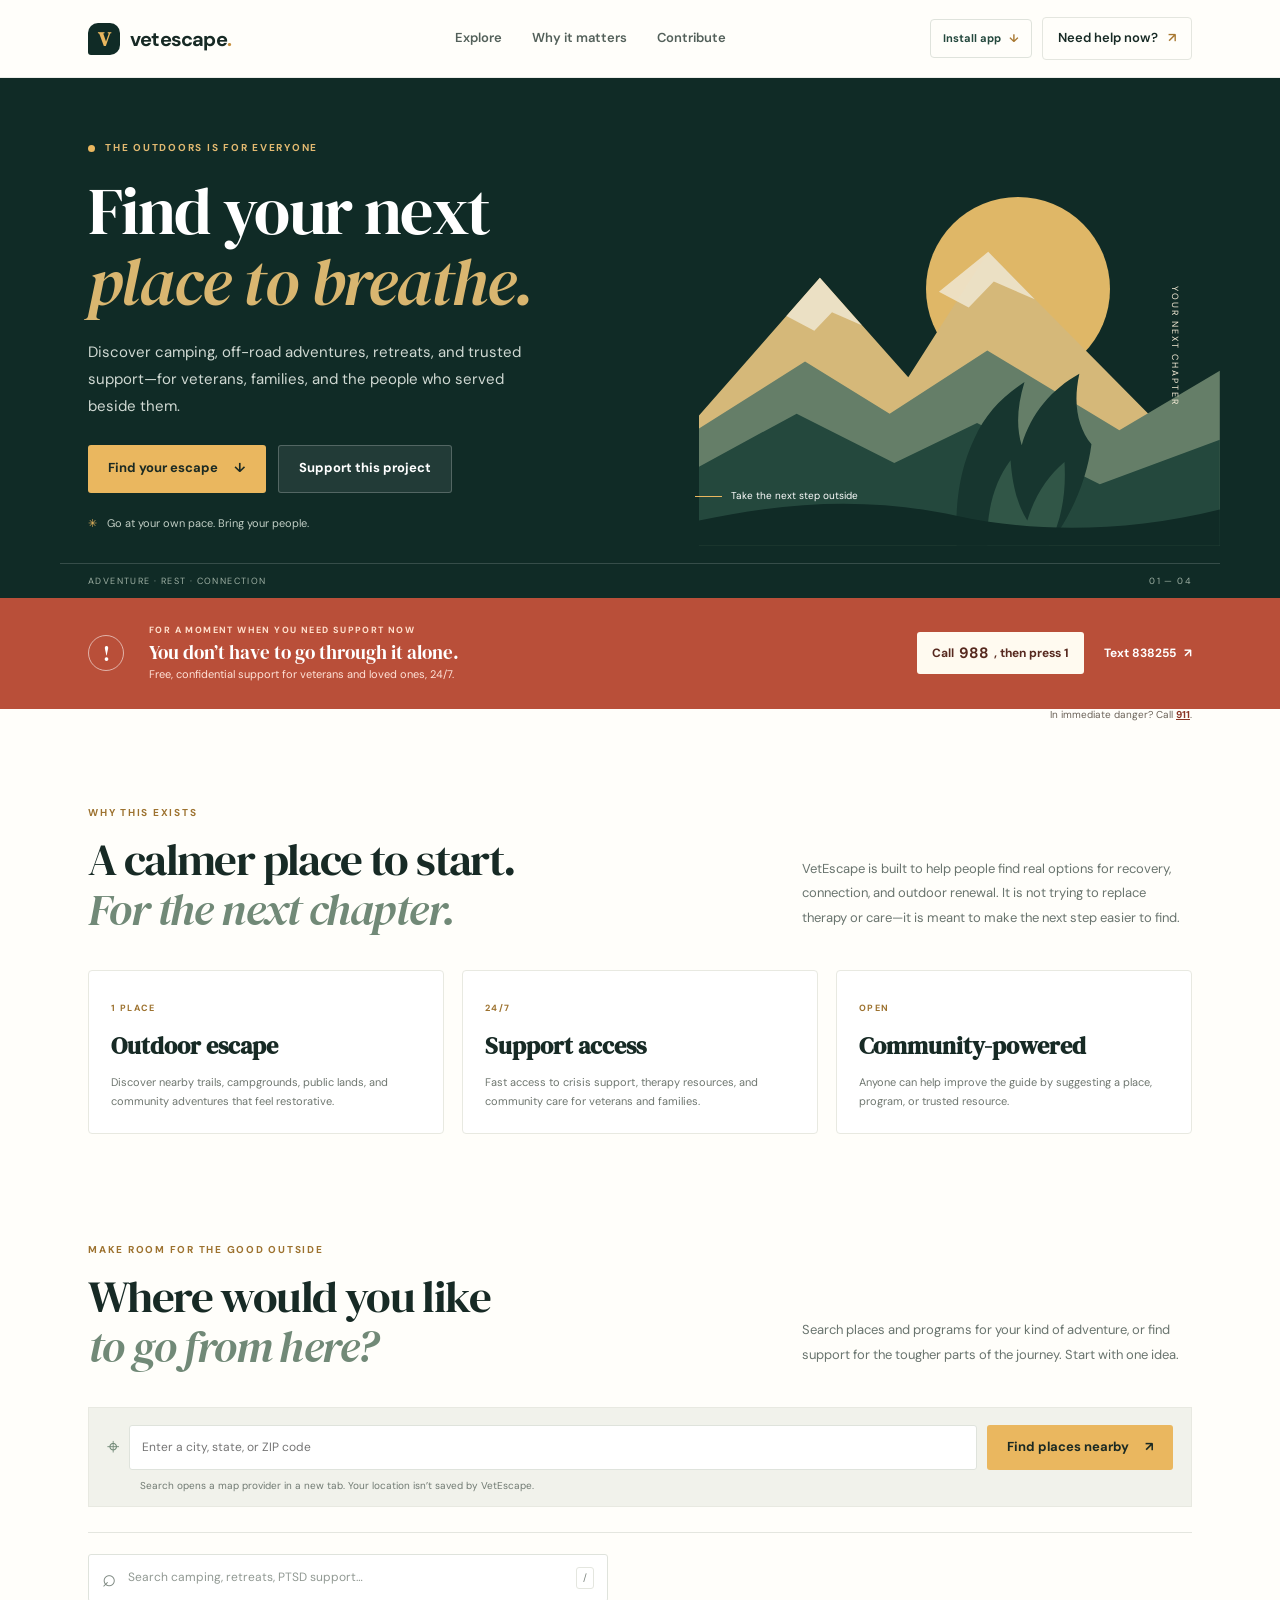
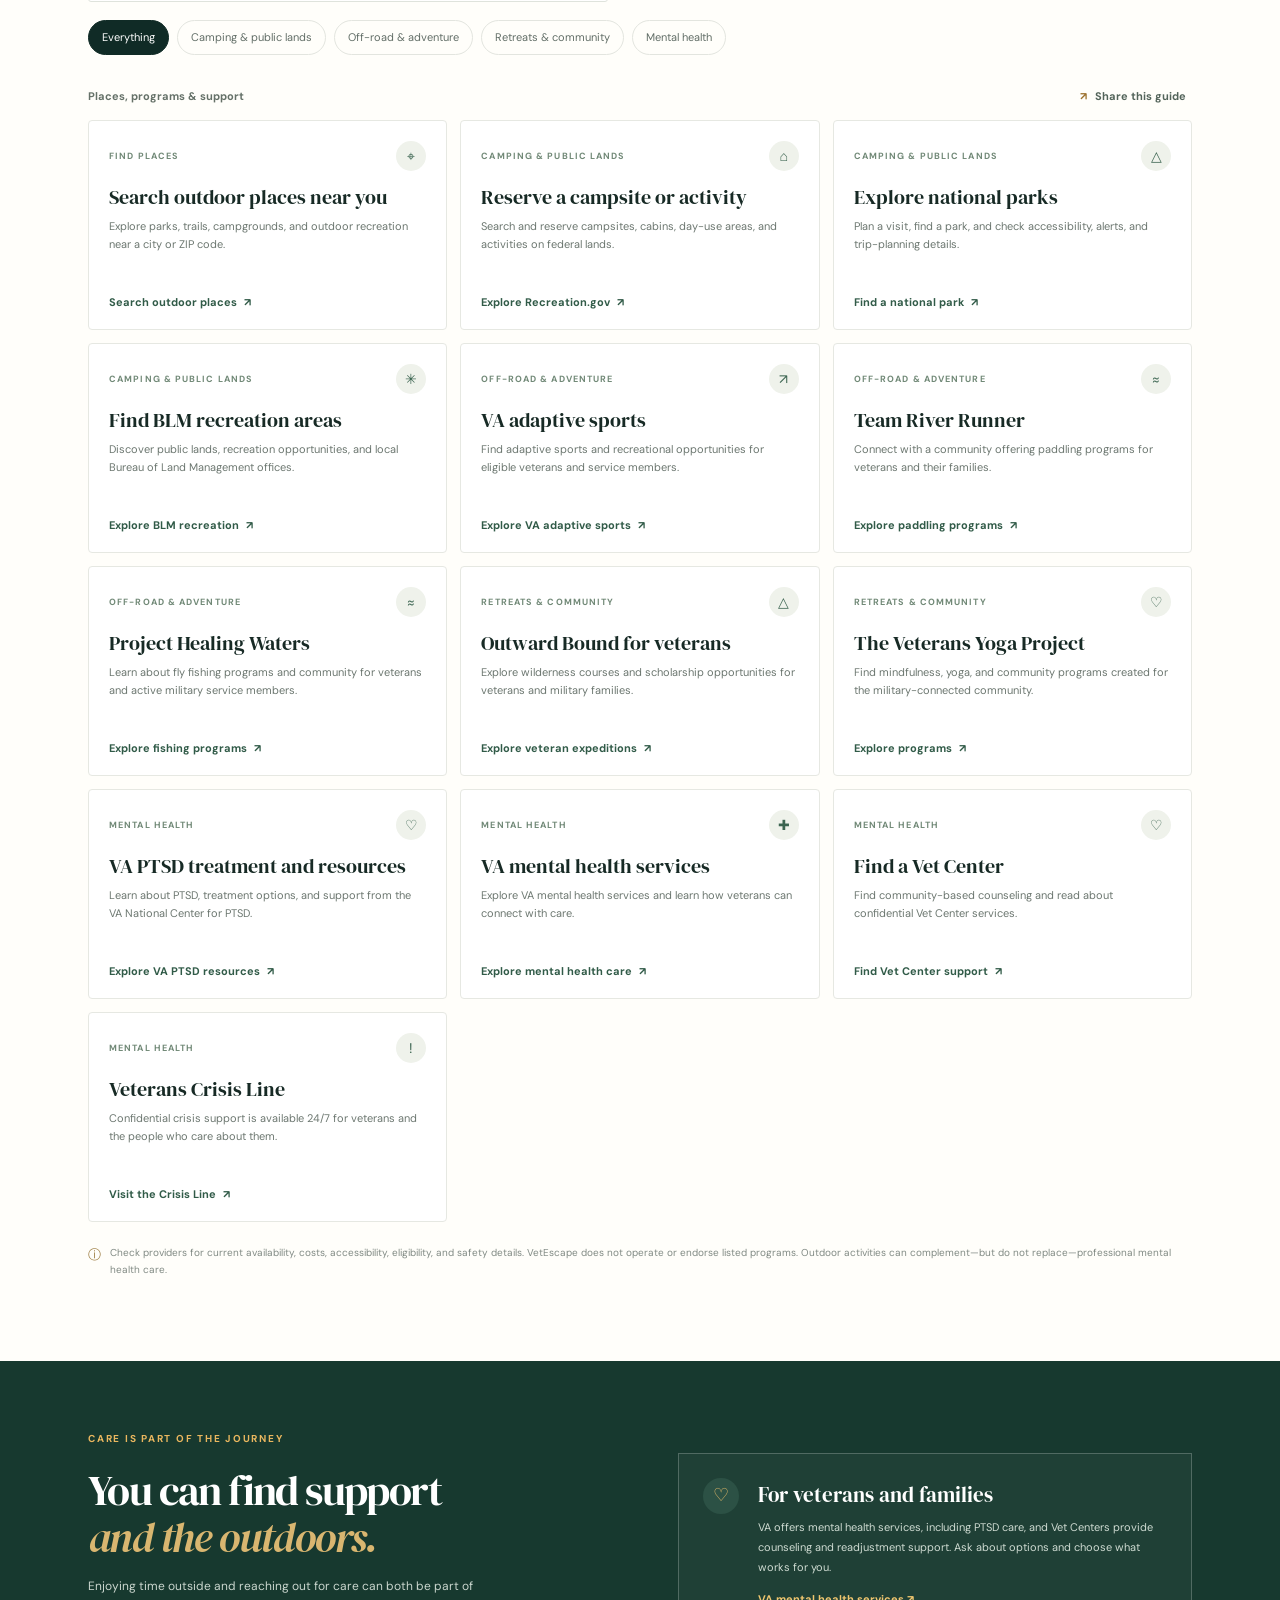
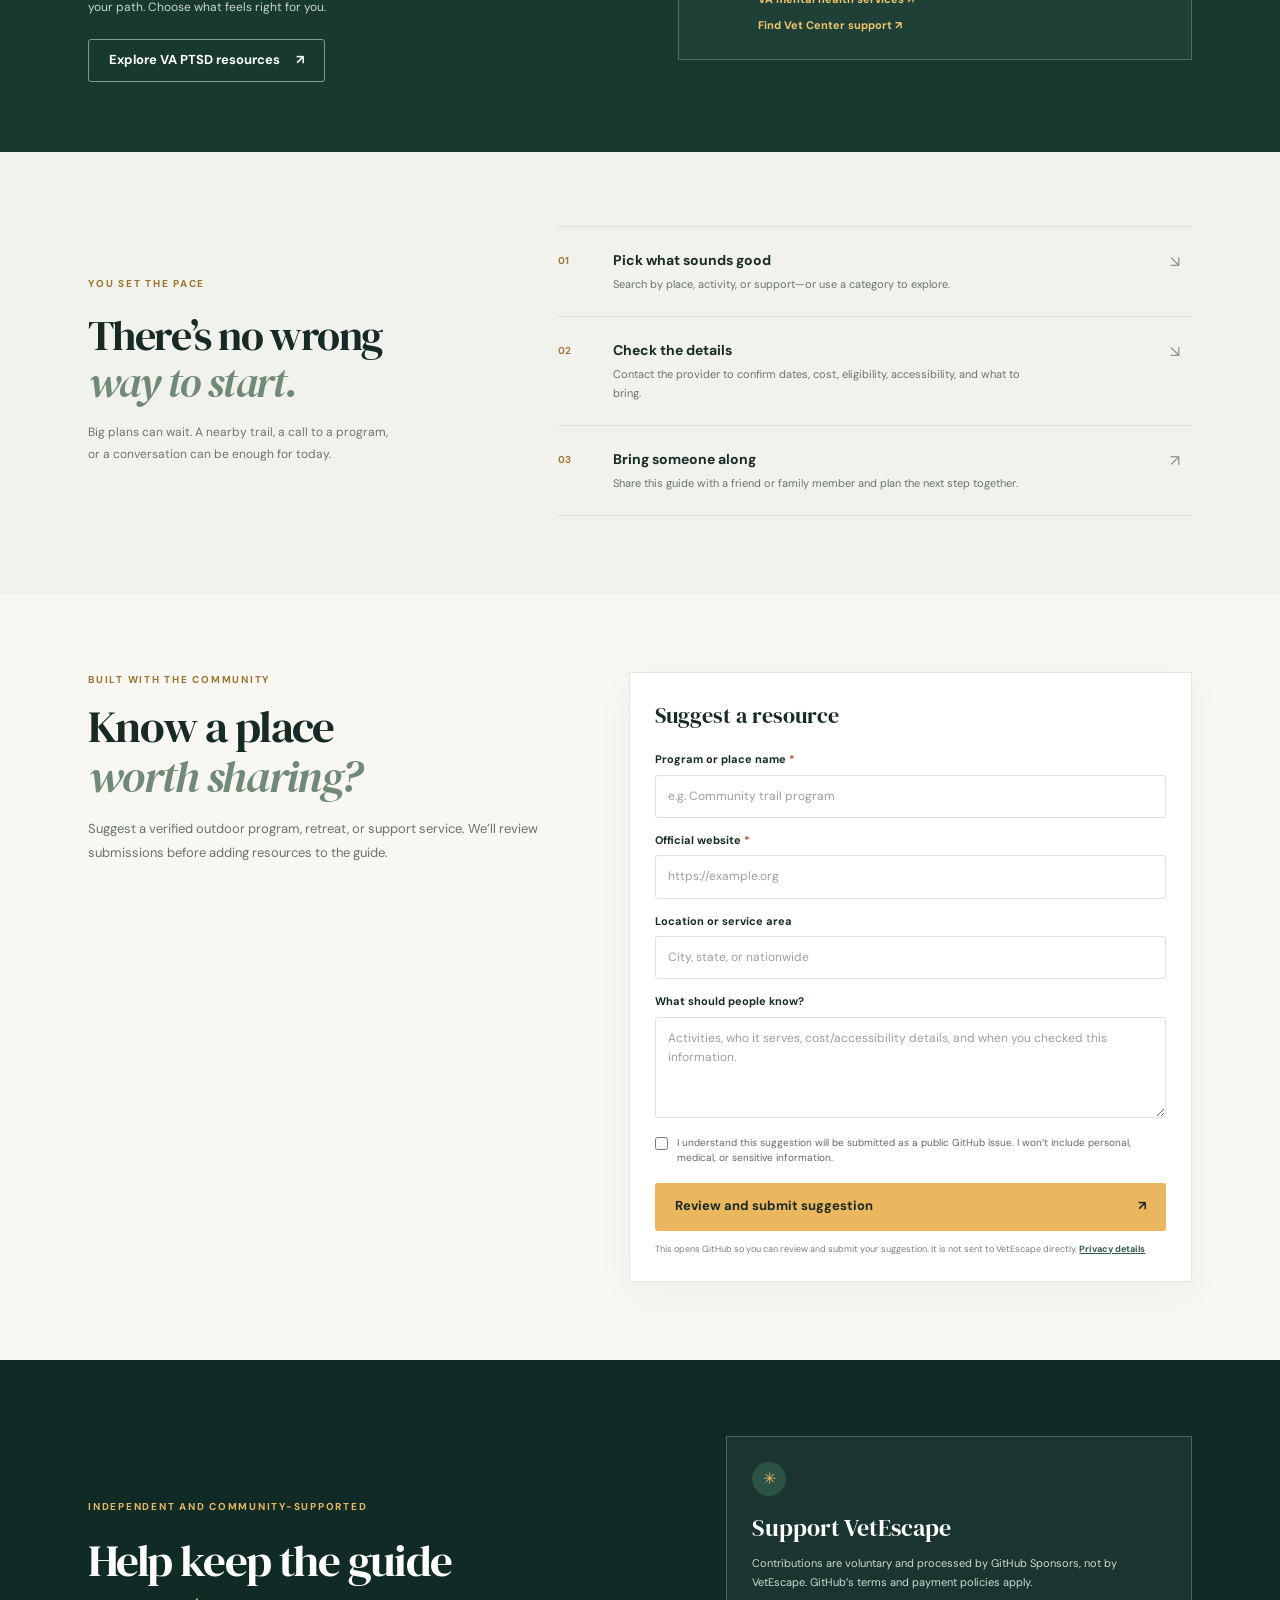
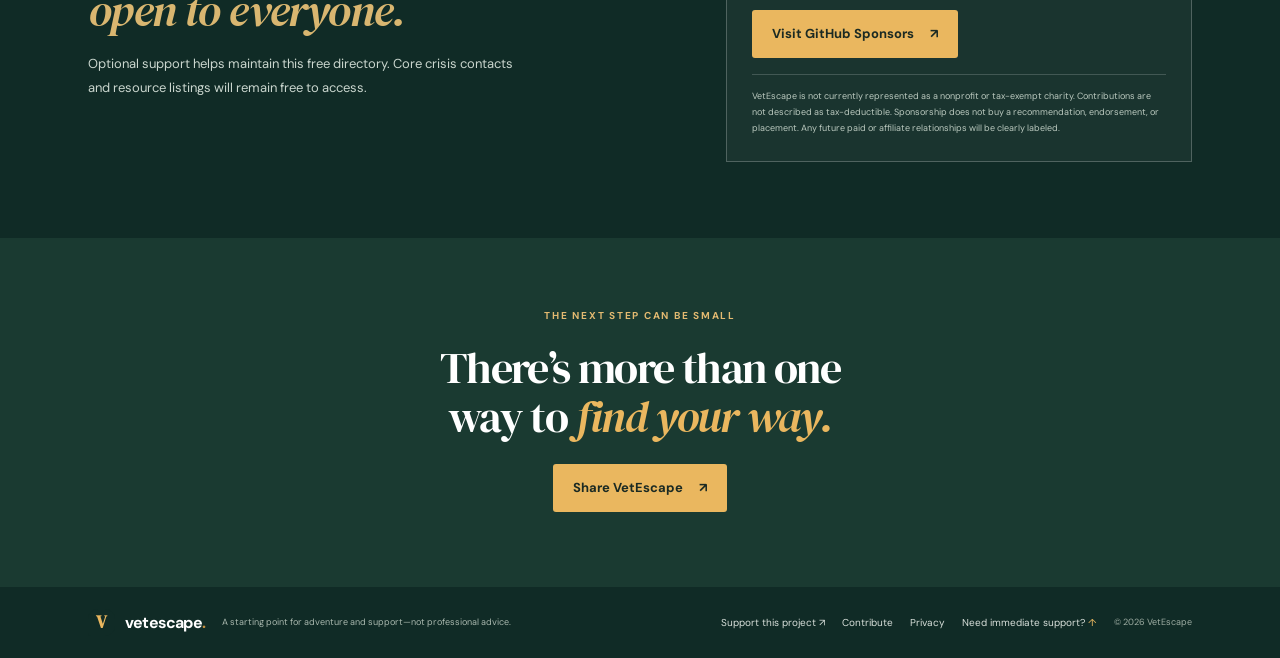
<file: index.html>
<!doctype html>
<html lang="en">
<head>
  <meta charset="utf-8">
  <meta name="viewport" content="width=device-width, initial-scale=1, viewport-fit=cover">
  <meta name="theme-color" content="#102b26">
  <meta name="description" content="Find veteran-friendly camping, outdoor adventures, retreats, and mental health resources in a polished, public, installable app.">
  <meta property="og:type" content="website">
  <meta property="og:title" content="VetEscape — Find your next place to breathe">
  <meta property="og:description" content="Outdoor places, veteran-friendly adventures, and trusted support for veterans and their families.">
  <title>VetEscape — Find your next place to breathe</title>
  <link rel="icon" href="icons/vetescape.svg" type="image/svg+xml">
  <link rel="apple-touch-icon" href="icons/vetescape.svg">
  <link rel="manifest" href="manifest.webmanifest">
  <link rel="stylesheet" href="styles.css">
  <link rel="stylesheet" href="launch.css">
  <script src="app.js" defer></script>
  <script src="launch.js" defer></script>
</head>
<body>
  <a class="skip-link" href="#main">Skip to content</a>
  <header class="site-header"><div class="header-inner">
    <a class="brand" href="#home" aria-label="VetEscape home"><span class="brand-mark" aria-hidden="true">V</span><span>vetescape<span class="brand-period">.</span></span></a>
    <nav class="main-nav" aria-label="Main navigation"><a href="#explore">Explore</a><a href="#why-it-matters">Why it matters</a><a href="contribute.html">Contribute</a></nav>
    <div class="header-actions"><button class="install-button" id="install-app" type="button">Install app <span aria-hidden="true">↓</span></button><a class="header-help" href="#urgent-help">Need help now? <span aria-hidden="true">↗</span></a></div>
  </div></header>
  <main id="main">
    <section class="hero" id="home" aria-labelledby="hero-title"><div class="hero-inner">
      <div class="hero-copy"><p class="eyebrow"><span class="eyebrow-dot" aria-hidden="true"></span> The outdoors is for everyone</p><h1 id="hero-title">Find your next<br><em>place to breathe.</em></h1><p class="hero-description">Discover camping, off-road adventures, retreats, and trusted support—for veterans, families, and the people who served beside them.</p><div class="hero-actions"><a class="button button-primary" href="#explore">Find your escape <span aria-hidden="true">↓</span></a><a class="button button-secondary" href="support.html">Support this project</a></div><p class="hero-note"><span aria-hidden="true">✳</span> Go at your own pace. Bring your people.</p></div>
      <div class="hero-art" aria-hidden="true"><div class="sun"></div><div class="art-label">YOUR NEXT CHAPTER</div><svg class="landscape" viewBox="0 0 560 390" role="presentation" xmlns="http://www.w3.org/2000/svg"><path d="M0 250 130 102l95 107 86-135 174 176v140H0z" fill="#d5b879"/><path d="m94 143 36-41 45 51-32-14-19 20zM258 117l53-43 50 51-44-19-27 28z" fill="#f2ead8" opacity=".8"/><path d="m0 264 114-72 91 56 105-68 142 86 108-64v188H0z" fill="#657e68"/><path d="m0 305 105-57 105 53 89-43 132 66 129-48v114H0z" fill="#24483d"/><path d="M277 390c-2-45 3-81 19-115 12-27 30-45 54-61-8 26-9 49-3 68 10-35 33-61 62-77-7 32-2 57 13 76-5 38-20 74-46 109z" fill="#17362f"/><path d="M310 390c-1-37 7-68 25-92 2 28 8 49 18 65 8-27 22-48 40-63 2 33-3 63-17 90z" fill="#315647"/><path d="M0 363c101-22 190-24 278-5 78 17 177 19 282-7v39H0z" fill="#102b26"/></svg><div class="art-caption"><span class="caption-line"></span><span>Take the next step outside</span></div></div>
    </div><div class="hero-bottom" aria-hidden="true"><span>ADVENTURE · REST · CONNECTION</span><span>01 — 04</span></div></section>

    <section class="urgent-strip" id="urgent-help" aria-labelledby="urgent-title"><div class="urgent-icon" aria-hidden="true">!</div><div class="urgent-copy"><p class="urgent-kicker">For a moment when you need support now</p><h2 id="urgent-title">You don’t have to go through it alone.</h2><p>Free, confidential support for veterans and loved ones, 24/7.</p></div><div class="urgent-actions"><a class="button button-light" href="tel:988">Call <strong>988</strong>, then press 1</a><a class="text-link light-link" href="sms:838255">Text <strong>838255</strong> <span aria-hidden="true">↗</span></a></div><p class="urgent-emergency">In immediate danger? Call <a href="tel:911">911</a>.</p></section>

    <section class="why-section section-wrap" id="why-it-matters" aria-labelledby="why-title"><div class="section-heading"><div><p class="eyebrow eyebrow-dark">Why this exists</p><h2 id="why-title">A calmer place to start.<br><em>For the next chapter.</em></h2></div><p class="section-intro">VetEscape is built to help people find real options for recovery, connection, and outdoor renewal. It is not trying to replace therapy or care—it is meant to make the next step easier to find.</p></div>
      <div class="stats-grid">
        <article class="stat-card"><span class="stat-kicker">1 place</span><h3>Outdoor escape</h3><p>Discover nearby trails, campgrounds, public lands, and community adventures that feel restorative.</p></article>
        <article class="stat-card"><span class="stat-kicker">24/7</span><h3>Support access</h3><p>Fast access to crisis support, therapy resources, and community care for veterans and families.</p></article>
        <article class="stat-card"><span class="stat-kicker">Open</span><h3>Community-powered</h3><p>Anyone can help improve the guide by suggesting a place, program, or trusted resource.</p></article>
      </div>
    </section>

    <section class="explore-section section-wrap" id="explore" aria-labelledby="explore-title"><div class="section-heading"><div><p class="eyebrow eyebrow-dark">Make room for the good outside</p><h2 id="explore-title">Where would you like<br><em>to go from here?</em></h2></div><p class="section-intro">Search places and programs for your kind of adventure, or find support for the tougher parts of the journey. Start with one idea.</p></div>
      <form class="location-search" id="location-form" role="search"><div class="location-field"><span class="location-icon" aria-hidden="true">⌖</span><label class="visually-hidden" for="location-input">City, state, or ZIP code</label><input id="location-input" type="search" placeholder="Enter a city, state, or ZIP code" autocomplete="postal-code"><button class="button button-primary location-submit" type="submit">Find places nearby <span aria-hidden="true">↗</span></button></div><p>Search opens a map provider in a new tab. Your location isn’t saved by VetEscape.</p></form>
      <div class="resource-tools"><label class="search-box" for="resource-search"><span class="search-icon" aria-hidden="true">⌕</span><span class="visually-hidden">Search adventures and support</span><input id="resource-search" type="search" placeholder="Search camping, retreats, PTSD support…" autocomplete="off"><kbd>/</kbd></label><div class="category-list" role="group" aria-label="Filter by interest"><button class="category-button is-active" type="button" data-category="all" aria-pressed="true">Everything</button><button class="category-button" type="button" data-category="camping" aria-pressed="false">Camping &amp; public lands</button><button class="category-button" type="button" data-category="adventure" aria-pressed="false">Off-road &amp; adventure</button><button class="category-button" type="button" data-category="retreats" aria-pressed="false">Retreats &amp; community</button><button class="category-button" type="button" data-category="wellbeing" aria-pressed="false">Mental health</button></div></div>
      <div class="results-meta"><p id="results-count" aria-live="polite">Places, programs &amp; support</p><button id="share-button" class="share-button" type="button"><span aria-hidden="true">↗</span> Share this guide</button></div><div class="resource-grid" id="resource-grid" aria-live="polite"></div><div class="no-results" id="no-results" hidden><span aria-hidden="true">⌕</span><h3>No matches yet</h3><p>Try a different search or pick another category.</p><button id="reset-search" class="text-link" type="button">Show everything ↗</button></div><p class="source-note"><span aria-hidden="true">ⓘ</span> Check providers for current availability, costs, accessibility, eligibility, and safety details. VetEscape does not operate or endorse listed programs. Outdoor activities can complement—but do not replace—professional mental health care.</p>
    </section>

    <section class="support-section" id="support" aria-labelledby="support-title"><div class="section-wrap support-inner"><div class="support-heading"><p class="eyebrow">Care is part of the journey</p><h2 id="support-title">You can find support<br><em>and the outdoors.</em></h2><p>Enjoying time outside and reaching out for care can both be part of your path. Choose what feels right for you.</p><a class="button button-outline" href="https://www.ptsd.va.gov/" target="_blank" rel="noopener noreferrer">Explore VA PTSD resources <span aria-hidden="true">↗</span></a></div><div class="support-note"><span class="support-symbol" aria-hidden="true">♡</span><div><h3>For veterans and families</h3><p>VA offers mental health services, including PTSD care, and Vet Centers provide counseling and readjustment support. Ask about options and choose what works for you.</p><a href="https://www.va.gov/health-care/health-needs-conditions/mental-health/" target="_blank" rel="noopener noreferrer">VA mental health services <span aria-hidden="true">↗</span></a><a href="https://www.vetcenter.va.gov/" target="_blank" rel="noopener noreferrer">Find Vet Center support <span aria-hidden="true">↗</span></a></div></div></div></section>

    <section class="steps-section" aria-labelledby="steps-title"><div class="section-wrap steps-inner"><div class="steps-heading"><p class="eyebrow">You set the pace</p><h2 id="steps-title">There’s no wrong<br><em>way to start.</em></h2><p>Big plans can wait. A nearby trail, a call to a program, or a conversation can be enough for today.</p></div><ol class="steps-list"><li><span class="step-number">01</span><div><h3>Pick what sounds good</h3><p>Search by place, activity, or support—or use a category to explore.</p></div><span class="step-arrow" aria-hidden="true">↘</span></li><li><span class="step-number">02</span><div><h3>Check the details</h3><p>Contact the provider to confirm dates, cost, eligibility, accessibility, and what to bring.</p></div><span class="step-arrow" aria-hidden="true">↘</span></li><li><span class="step-number">03</span><div><h3>Bring someone along</h3><p>Share this guide with a friend or family member and plan the next step together.</p></div><span class="step-arrow" aria-hidden="true">↗</span></li></ol></div></section>

    <section class="contribute-section" id="contribute" aria-labelledby="contribute-title"><div class="section-wrap contribute-inner"><div class="contribute-intro"><p class="eyebrow eyebrow-dark">Built with the community</p><h2 id="contribute-title">Know a place<br><em>worth sharing?</em></h2><p>Suggest a verified outdoor program, retreat, or support service. We’ll review submissions before adding resources to the guide.</p></div><form class="submission-form" id="resource-form"><p class="form-caption">Suggest a resource</p><div class="form-row"><label for="submit-name">Program or place name <span aria-hidden="true">*</span></label><input id="submit-name" name="name" required maxlength="100" placeholder="e.g. Community trail program"></div><div class="form-row"><label for="submit-url">Official website <span aria-hidden="true">*</span></label><input id="submit-url" name="url" type="url" required maxlength="300" placeholder="https://example.org"></div><div class="form-row"><label for="submit-location">Location or service area</label><input id="submit-location" name="location" maxlength="120" placeholder="City, state, or nationwide"></div><div class="form-row"><label for="submit-details">What should people know?</label><textarea id="submit-details" name="details" rows="4" maxlength="700" placeholder="Activities, who it serves, cost/accessibility details, and when you checked this information."></textarea></div><label class="public-notice"><input id="public-confirm" type="checkbox" required><span>I understand this suggestion will be submitted as a public GitHub issue. I won’t include personal, medical, or sensitive information.</span></label><button class="button button-primary submit-button" type="submit">Review and submit suggestion <span aria-hidden="true">↗</span></button><p class="form-footnote">This opens GitHub so you can review and submit your suggestion. It is not sent to VetEscape directly. <a href="privacy.html">Privacy details</a></p></form></div></section>

    <section class="funding-section" id="funding" aria-labelledby="funding-title"><div class="section-wrap funding-inner"><div><p class="eyebrow">Independent and community-supported</p><h2 id="funding-title">Help keep the guide<br><em>open to everyone.</em></h2><p>Optional support helps maintain this free directory. Core crisis contacts and resource listings will remain free to access.</p></div><div class="funding-card"><span class="funding-icon" aria-hidden="true">✳</span><h3>Support VetEscape</h3><p>Contributions are voluntary and processed by GitHub Sponsors, not by VetEscape. GitHub’s terms and payment policies apply.</p><a class="button button-primary" href="https://github.com/sponsors/kevinmyers474-sudo" target="_blank" rel="noopener noreferrer">Visit GitHub Sponsors <span aria-hidden="true">↗</span></a><p class="funding-disclosure">VetEscape is not currently represented as a nonprofit or tax-exempt charity. Contributions are not described as tax-deductible. Sponsorship does not buy a recommendation, endorsement, or placement. Any future paid or affiliate relationships will be clearly labeled.</p></div></div></section>

    <section class="closing-cta"><p class="eyebrow">The next step can be small</p><h2>There’s more than one<br>way to <em>find your way.</em></h2><button class="button button-primary" id="share-button-bottom" type="button">Share VetEscape <span aria-hidden="true">↗</span></button></section>
  </main>

  <footer class="site-footer"><div class="footer-inner"><a class="brand footer-brand" href="#home"><span class="brand-mark" aria-hidden="true">V</span><span>vetescape<span class="brand-period">.</span></span></a><p>A starting point for adventure and support—not professional advice.</p><a href="support.html">Support this project <span aria-hidden="true">↗</span></a><a href="contribute.html">Contribute</a><a href="privacy.html">Privacy</a><a class="footer-emergency" href="#urgent-help">Need immediate support? <span aria-hidden="true">↑</span></a><span class="copyright">© <span id="year"></span> VetEscape</span></div></footer>
  <div class="toast" id="toast" role="status" aria-live="polite"></div>
</body>
</html>
</file>
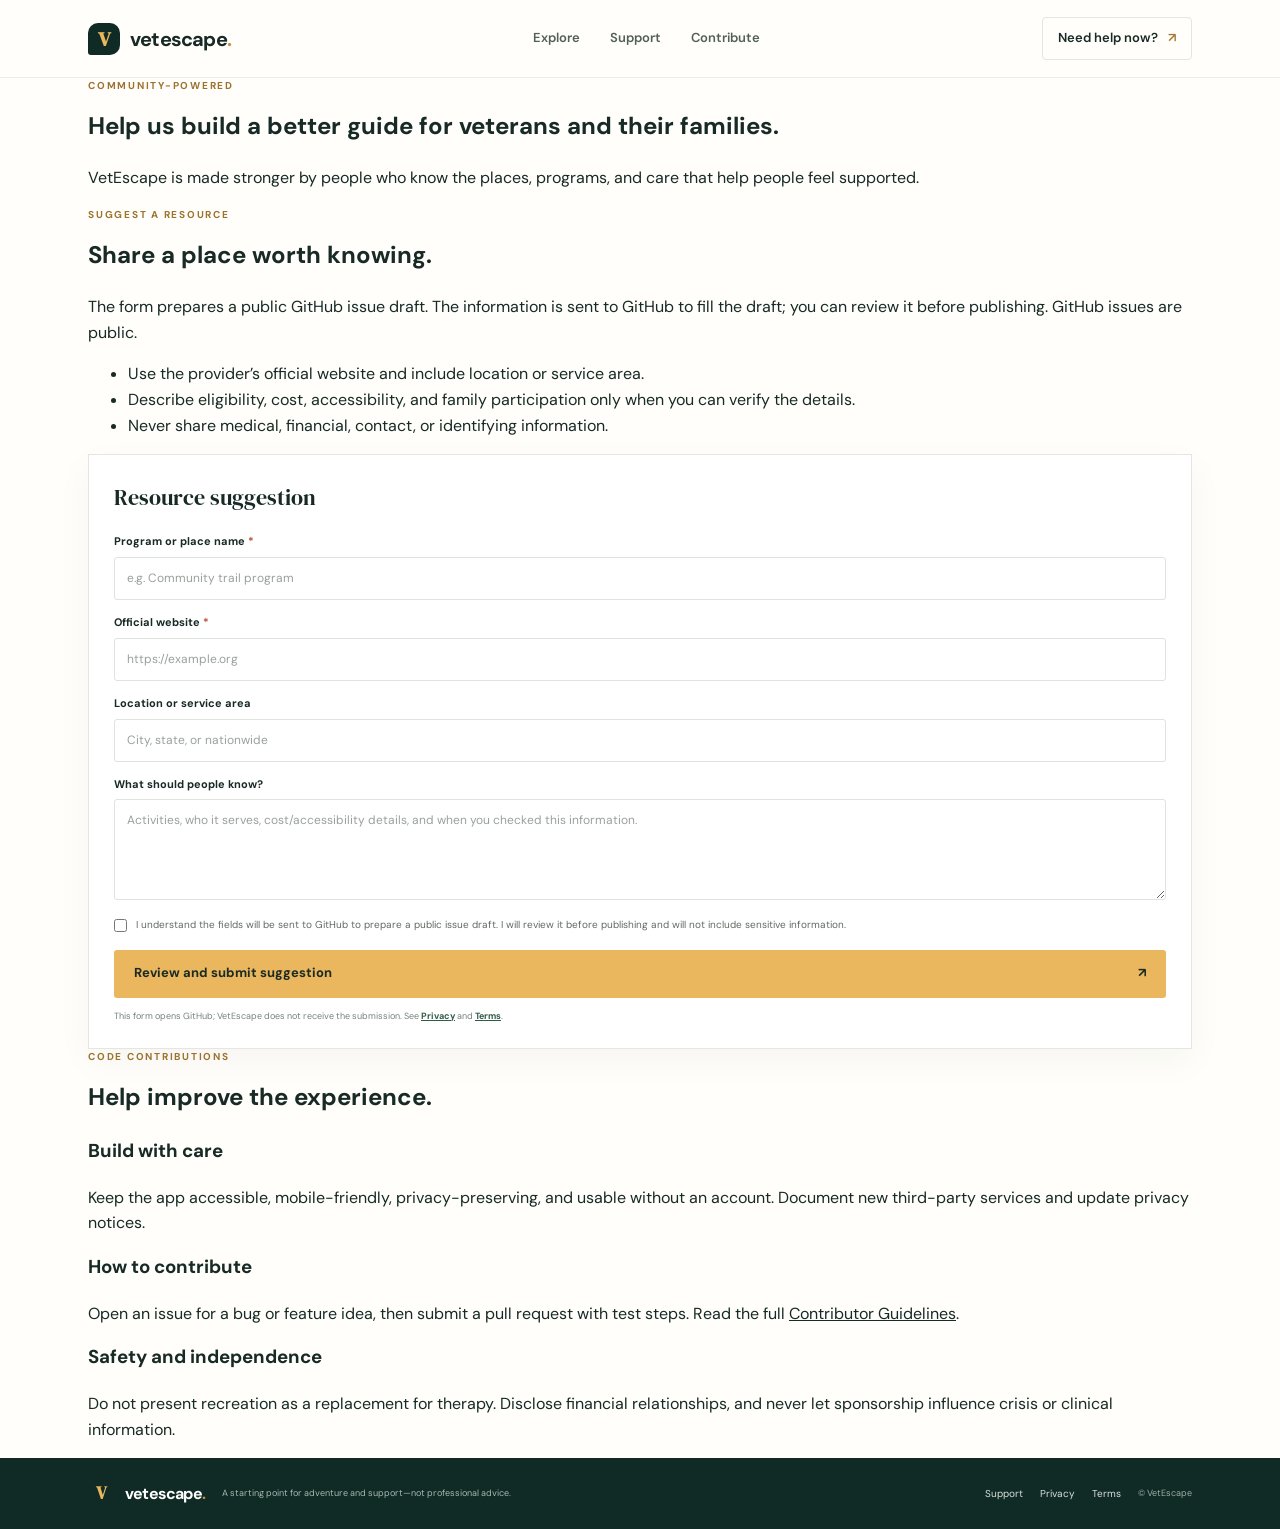
<file: contribute.html>
<!doctype html>
<html lang="en">
<head>
  <meta charset="utf-8">
  <meta name="viewport" content="width=device-width, initial-scale=1, viewport-fit=cover">
  <meta name="theme-color" content="#102b26">
  <meta name="description" content="Suggest a veteran resource, volunteer to help, or review the VetEscape guidelines and privacy policy.">
  <title>Contribute to VetEscape</title>
  <link rel="icon" href="icons/vetescape.svg" type="image/svg+xml">
  <link rel="manifest" href="manifest.webmanifest">
  <link rel="stylesheet" href="styles.css">
  <link rel="stylesheet" href="launch.css">
  <script src="app.js" defer></script>
  <script src="launch.js" defer></script>
</head>
<body>
  <header class="site-header"><div class="header-inner">
    <a class="brand" href="index.html" aria-label="VetEscape home"><span class="brand-mark" aria-hidden="true">V</span><span>vetescape<span class="brand-period">.</span></span></a>
    <nav class="main-nav" aria-label="Main navigation"><a href="index.html#explore">Explore</a><a href="support.html">Support</a><a href="contribute.html">Contribute</a></nav>
    <a class="header-help" href="index.html#urgent-help">Need help now? <span aria-hidden="true">↗</span></a>
  </div></header>
  <main class="page-shell">
    <section class="page-hero subpage-hero"><div class="section-wrap narrow-copy"><p class="eyebrow eyebrow-dark">Community-powered</p><h1>Help us build a better guide for veterans and their families.</h1><p class="lead">VetEscape is made stronger by people who know the places, programs, and care that help people feel supported.</p></div></section>
    <section class="section-wrap page-section"><div class="two-column-grid"><div><p class="eyebrow eyebrow-dark">Suggest a resource</p><h2>Share a place worth knowing.</h2><p>The form prepares a public GitHub issue draft. The information is sent to GitHub to fill the draft; you can review it before publishing. GitHub issues are public.</p><ul class="bullet-list"><li>Use the provider’s official website and include location or service area.</li><li>Describe eligibility, cost, accessibility, and family participation only when you can verify the details.</li><li>Never share medical, financial, contact, or identifying information.</li></ul></div>
      <form class="submission-form" id="resource-form"><p class="form-caption">Resource suggestion</p><div class="form-row"><label for="submit-name">Program or place name <span aria-hidden="true">*</span></label><input id="submit-name" name="name" required maxlength="100" placeholder="e.g. Community trail program"></div><div class="form-row"><label for="submit-url">Official website <span aria-hidden="true">*</span></label><input id="submit-url" name="url" type="url" required maxlength="300" placeholder="https://example.org"></div><div class="form-row"><label for="submit-location">Location or service area</label><input id="submit-location" name="location" maxlength="120" placeholder="City, state, or nationwide"></div><div class="form-row"><label for="submit-details">What should people know?</label><textarea id="submit-details" name="details" rows="4" maxlength="700" placeholder="Activities, who it serves, cost/accessibility details, and when you checked this information."></textarea></div><label class="public-notice"><input id="public-confirm" type="checkbox" required><span>I understand the fields will be sent to GitHub to prepare a public issue draft. I will review it before publishing and will not include sensitive information.</span></label><button class="button button-primary submit-button" type="submit">Review and submit suggestion <span aria-hidden="true">↗</span></button><p class="form-footnote">This form opens GitHub; VetEscape does not receive the submission. See <a href="privacy.html">Privacy</a> and <a href="terms.html">Terms</a>.</p></form></div></section>
    <section class="section-wrap page-section muted-panel"><p class="eyebrow eyebrow-dark">Code contributions</p><h2>Help improve the experience.</h2><div class="stack-grid"><div><h3>Build with care</h3><p>Keep the app accessible, mobile-friendly, privacy-preserving, and usable without an account. Document new third-party services and update privacy notices.</p></div><div><h3>How to contribute</h3><p>Open an issue for a bug or feature idea, then submit a pull request with test steps. Read the full <a href="CONTRIBUTING.md">Contributor Guidelines</a>.</p></div><div><h3>Safety and independence</h3><p>Do not present recreation as a replacement for therapy. Disclose financial relationships, and never let sponsorship influence crisis or clinical information.</p></div></div></section>
  </main>
  <footer class="site-footer"><div class="footer-inner"><a class="brand footer-brand" href="index.html"><span class="brand-mark" aria-hidden="true">V</span><span>vetescape<span class="brand-period">.</span></span></a><p>A starting point for adventure and support—not professional advice.</p><a href="support.html">Support</a><a href="privacy.html">Privacy</a><a href="terms.html">Terms</a><span class="copyright">© <span id="year"></span> VetEscape</span></div></footer>
  <div class="toast" id="toast" role="status" aria-live="polite"></div>
</body>
</html>
</file>
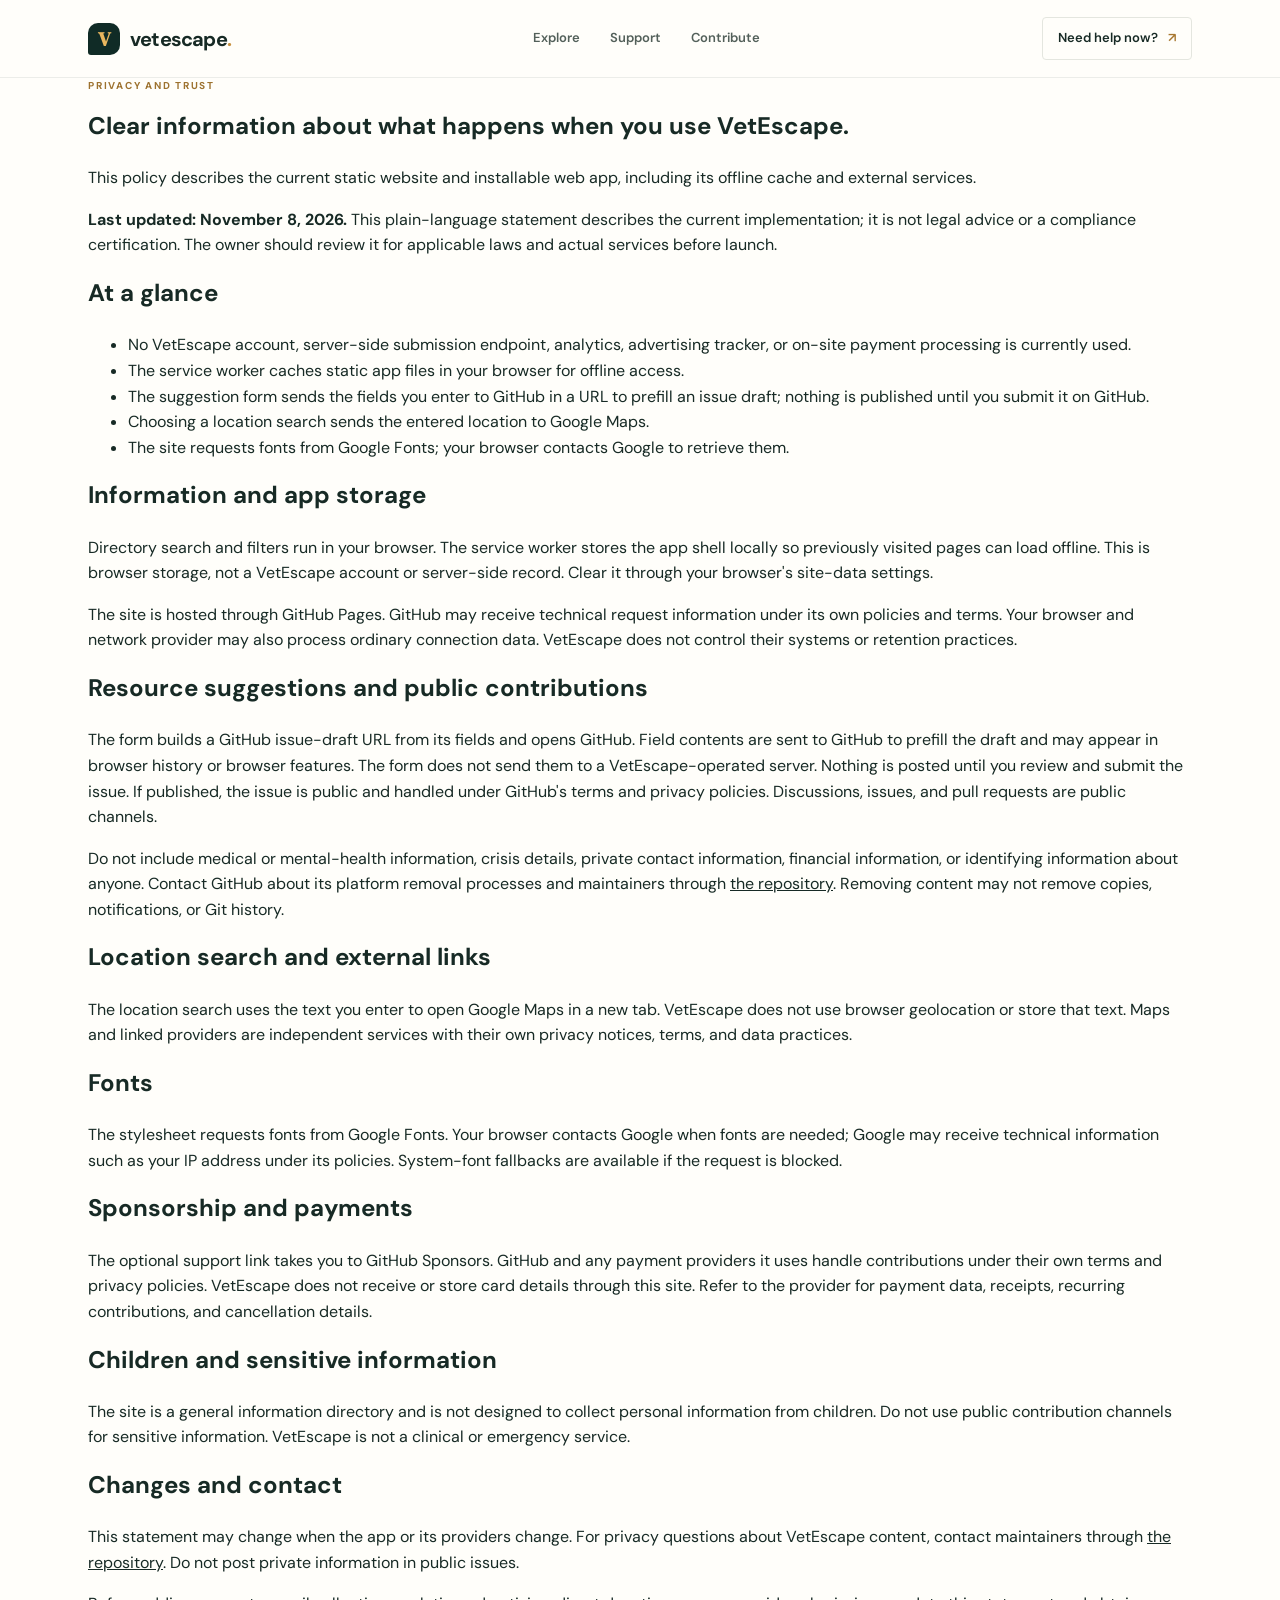
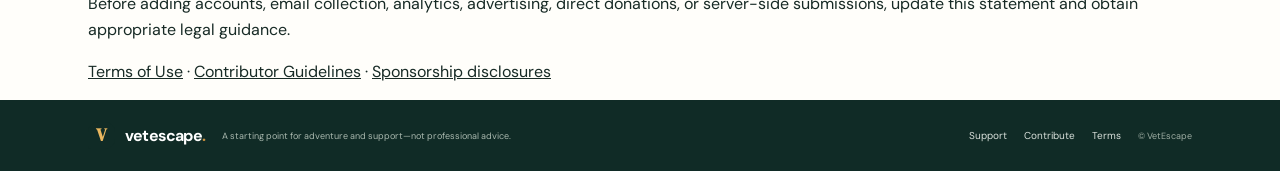
<file: privacy.html>
<!doctype html>
<html lang="en">
<head>
  <meta charset="utf-8">
  <meta name="viewport" content="width=device-width, initial-scale=1, viewport-fit=cover">
  <meta name="theme-color" content="#102b26">
  <meta name="description" content="VetEscape privacy statement describing app storage, Google Fonts and Maps, public GitHub submissions, and sponsorship services.">
  <title>VetEscape Privacy Statement</title>
  <link rel="icon" href="icons/vetescape.svg" type="image/svg+xml"><link rel="manifest" href="manifest.webmanifest"><link rel="stylesheet" href="styles.css"><link rel="stylesheet" href="launch.css">
</head>
<body>
  <header class="site-header"><div class="header-inner"><a class="brand" href="index.html" aria-label="VetEscape home"><span class="brand-mark" aria-hidden="true">V</span><span>vetescape<span class="brand-period">.</span></span></a><nav class="main-nav" aria-label="Main navigation"><a href="index.html#explore">Explore</a><a href="support.html">Support</a><a href="contribute.html">Contribute</a></nav><a class="header-help" href="index.html#urgent-help">Need help now? <span aria-hidden="true">↗</span></a></div></header>
  <main class="page-shell"><section class="page-hero subpage-hero"><div class="section-wrap narrow-copy"><p class="eyebrow eyebrow-dark">Privacy and trust</p><h1>Clear information about what happens when you use VetEscape.</h1><p class="lead">This policy describes the current static website and installable web app, including its offline cache and external services.</p></div></section><section class="section-wrap page-section privacy-copy"><article class="legal-card">
    <p><strong>Last updated: November 8, 2026.</strong> This plain-language statement describes the current implementation; it is not legal advice or a compliance certification. The owner should review it for applicable laws and actual services before launch.</p>
    <h2>At a glance</h2><ul><li>No VetEscape account, server-side submission endpoint, analytics, advertising tracker, or on-site payment processing is currently used.</li><li>The service worker caches static app files in your browser for offline access.</li><li>The suggestion form sends the fields you enter to GitHub in a URL to prefill an issue draft; nothing is published until you submit it on GitHub.</li><li>Choosing a location search sends the entered location to Google Maps.</li><li>The site requests fonts from Google Fonts; your browser contacts Google to retrieve them.</li></ul>
    <h2>Information and app storage</h2><p>Directory search and filters run in your browser. The service worker stores the app shell locally so previously visited pages can load offline. This is browser storage, not a VetEscape account or server-side record. Clear it through your browser's site-data settings.</p><p>The site is hosted through GitHub Pages. GitHub may receive technical request information under its own policies and terms. Your browser and network provider may also process ordinary connection data. VetEscape does not control their systems or retention practices.</p>
    <h2>Resource suggestions and public contributions</h2><p>The form builds a GitHub issue-draft URL from its fields and opens GitHub. Field contents are sent to GitHub to prefill the draft and may appear in browser history or browser features. The form does not send them to a VetEscape-operated server. Nothing is posted until you review and submit the issue. If published, the issue is public and handled under GitHub's terms and privacy policies. Discussions, issues, and pull requests are public channels.</p><p>Do not include medical or mental-health information, crisis details, private contact information, financial information, or identifying information about anyone. Contact GitHub about its platform removal processes and maintainers through <a href="https://github.com/kevinmyers474-sudo/vetescape">the repository</a>. Removing content may not remove copies, notifications, or Git history.</p>
    <h2>Location search and external links</h2><p>The location search uses the text you enter to open Google Maps in a new tab. VetEscape does not use browser geolocation or store that text. Maps and linked providers are independent services with their own privacy notices, terms, and data practices.</p>
    <h2>Fonts</h2><p>The stylesheet requests fonts from Google Fonts. Your browser contacts Google when fonts are needed; Google may receive technical information such as your IP address under its policies. System-font fallbacks are available if the request is blocked.</p>
    <h2>Sponsorship and payments</h2><p>The optional support link takes you to GitHub Sponsors. GitHub and any payment providers it uses handle contributions under their own terms and privacy policies. VetEscape does not receive or store card details through this site. Refer to the provider for payment data, receipts, recurring contributions, and cancellation details.</p>
    <h2>Children and sensitive information</h2><p>The site is a general information directory and is not designed to collect personal information from children. Do not use public contribution channels for sensitive information. VetEscape is not a clinical or emergency service.</p>
    <h2>Changes and contact</h2><p>This statement may change when the app or its providers change. For privacy questions about VetEscape content, contact maintainers through <a href="https://github.com/kevinmyers474-sudo/vetescape">the repository</a>. Do not post private information in public issues.</p><p>Before adding accounts, email collection, analytics, advertising, direct donations, or server-side submissions, update this statement and obtain appropriate legal guidance.</p><p class="policy-links"><a href="terms.html">Terms of Use</a> · <a href="contribute.html">Contributor Guidelines</a> · <a href="support.html">Sponsorship disclosures</a></p>
  </article></section></main>
  <footer class="site-footer"><div class="footer-inner"><a class="brand footer-brand" href="index.html"><span class="brand-mark" aria-hidden="true">V</span><span>vetescape<span class="brand-period">.</span></span></a><p>A starting point for adventure and support—not professional advice.</p><a href="support.html">Support</a><a href="contribute.html">Contribute</a><a href="terms.html">Terms</a><span class="copyright">© <span id="year"></span> VetEscape</span></div></footer>
</body>
</html>
</file>
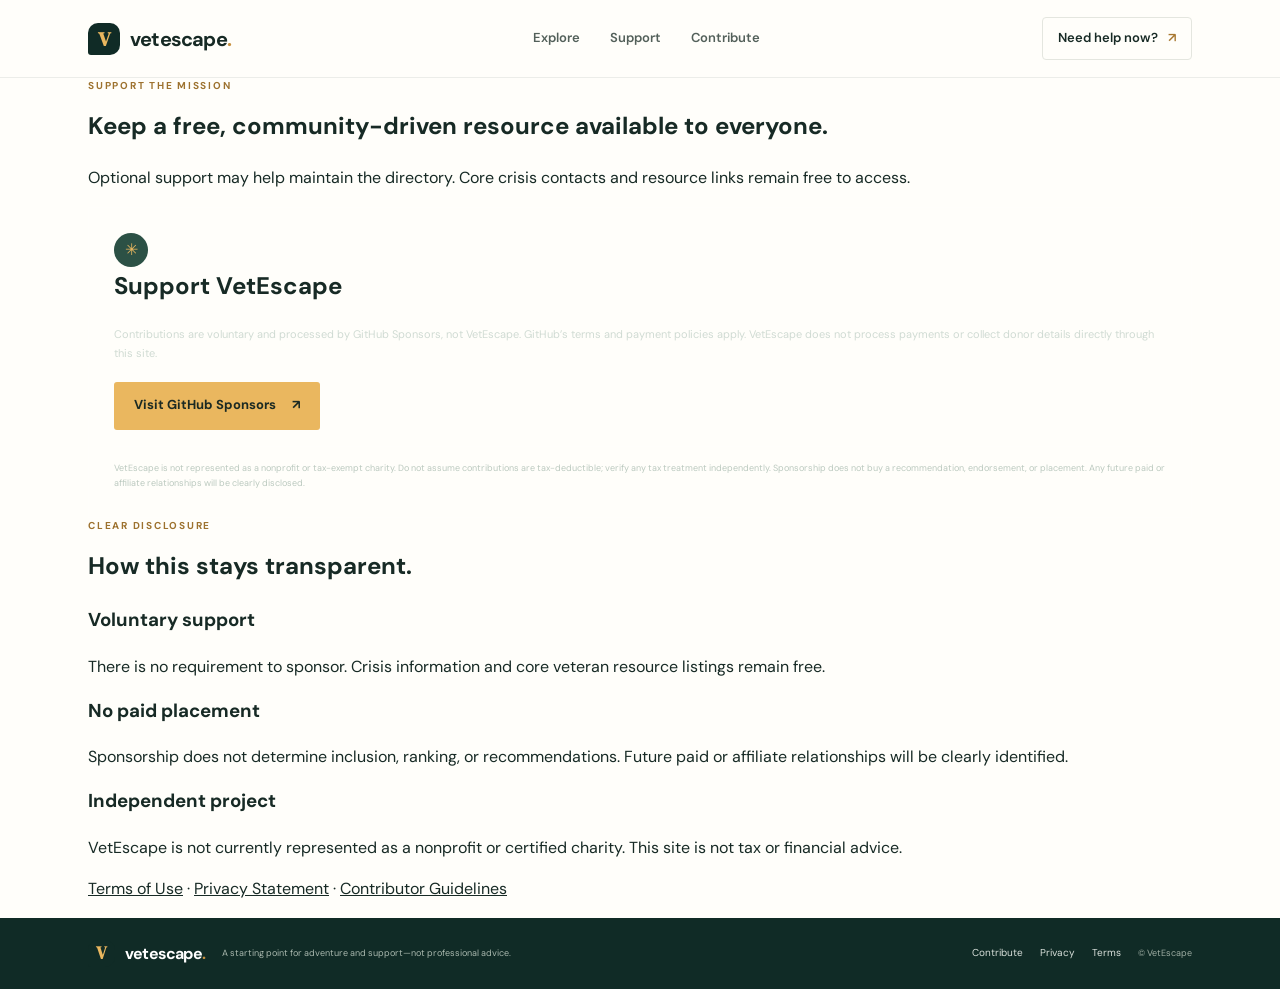
<file: support.html>
<!doctype html>
<html lang="en">
<head>
  <meta charset="utf-8">
  <meta name="viewport" content="width=device-width, initial-scale=1, viewport-fit=cover">
  <meta name="theme-color" content="#102b26">
  <meta name="description" content="Support VetEscape with clear disclosure about sponsorship, revenue, and how the project remains community-first.">
  <title>Support VetEscape</title>
  <link rel="icon" href="icons/vetescape.svg" type="image/svg+xml">
  <link rel="manifest" href="manifest.webmanifest">
  <link rel="stylesheet" href="styles.css">
  <link rel="stylesheet" href="launch.css">
</head>
<body>
  <header class="site-header"><div class="header-inner"><a class="brand" href="index.html" aria-label="VetEscape home"><span class="brand-mark" aria-hidden="true">V</span><span>vetescape<span class="brand-period">.</span></span></a><nav class="main-nav" aria-label="Main navigation"><a href="index.html#explore">Explore</a><a href="support.html">Support</a><a href="contribute.html">Contribute</a></nav><a class="header-help" href="index.html#urgent-help">Need help now? <span aria-hidden="true">↗</span></a></div></header>
  <main class="page-shell">
    <section class="page-hero subpage-hero"><div class="section-wrap narrow-copy"><p class="eyebrow eyebrow-dark">Support the mission</p><h1>Keep a free, community-driven resource available to everyone.</h1><p class="lead">Optional support may help maintain the directory. Core crisis contacts and resource links remain free to access.</p></div></section>
    <section class="section-wrap page-section"><div class="funding-card large-support-card"><div class="support-callout-header"><span class="funding-icon" aria-hidden="true">✳</span><h2>Support VetEscape</h2></div><p>Contributions are voluntary and processed by GitHub Sponsors, not VetEscape. GitHub’s terms and payment policies apply. VetEscape does not process payments or collect donor details directly through this site.</p><a class="button button-primary" href="https://github.com/sponsors/kevinmyers474-sudo" target="_blank" rel="noopener noreferrer">Visit GitHub Sponsors <span aria-hidden="true">↗</span></a><p class="funding-disclosure">VetEscape is not represented as a nonprofit or tax-exempt charity. Do not assume contributions are tax-deductible; verify any tax treatment independently. Sponsorship does not buy a recommendation, endorsement, or placement. Any future paid or affiliate relationships will be clearly disclosed.</p></div></section>
    <section class="section-wrap page-section muted-panel"><p class="eyebrow eyebrow-dark">Clear disclosure</p><h2>How this stays transparent.</h2><div class="stack-grid"><div><h3>Voluntary support</h3><p>There is no requirement to sponsor. Crisis information and core veteran resource listings remain free.</p></div><div><h3>No paid placement</h3><p>Sponsorship does not determine inclusion, ranking, or recommendations. Future paid or affiliate relationships will be clearly identified.</p></div><div><h3>Independent project</h3><p>VetEscape is not currently represented as a nonprofit or certified charity. This site is not tax or financial advice.</p></div></div><p class="policy-links"><a href="terms.html">Terms of Use</a> · <a href="privacy.html">Privacy Statement</a> · <a href="CONTRIBUTING.md">Contributor Guidelines</a></p></section>
  </main>
  <footer class="site-footer"><div class="footer-inner"><a class="brand footer-brand" href="index.html"><span class="brand-mark" aria-hidden="true">V</span><span>vetescape<span class="brand-period">.</span></span></a><p>A starting point for adventure and support—not professional advice.</p><a href="contribute.html">Contribute</a><a href="privacy.html">Privacy</a><a href="terms.html">Terms</a><span class="copyright">© <span id="year"></span> VetEscape</span></div></footer>
</body>
</html>
</file>
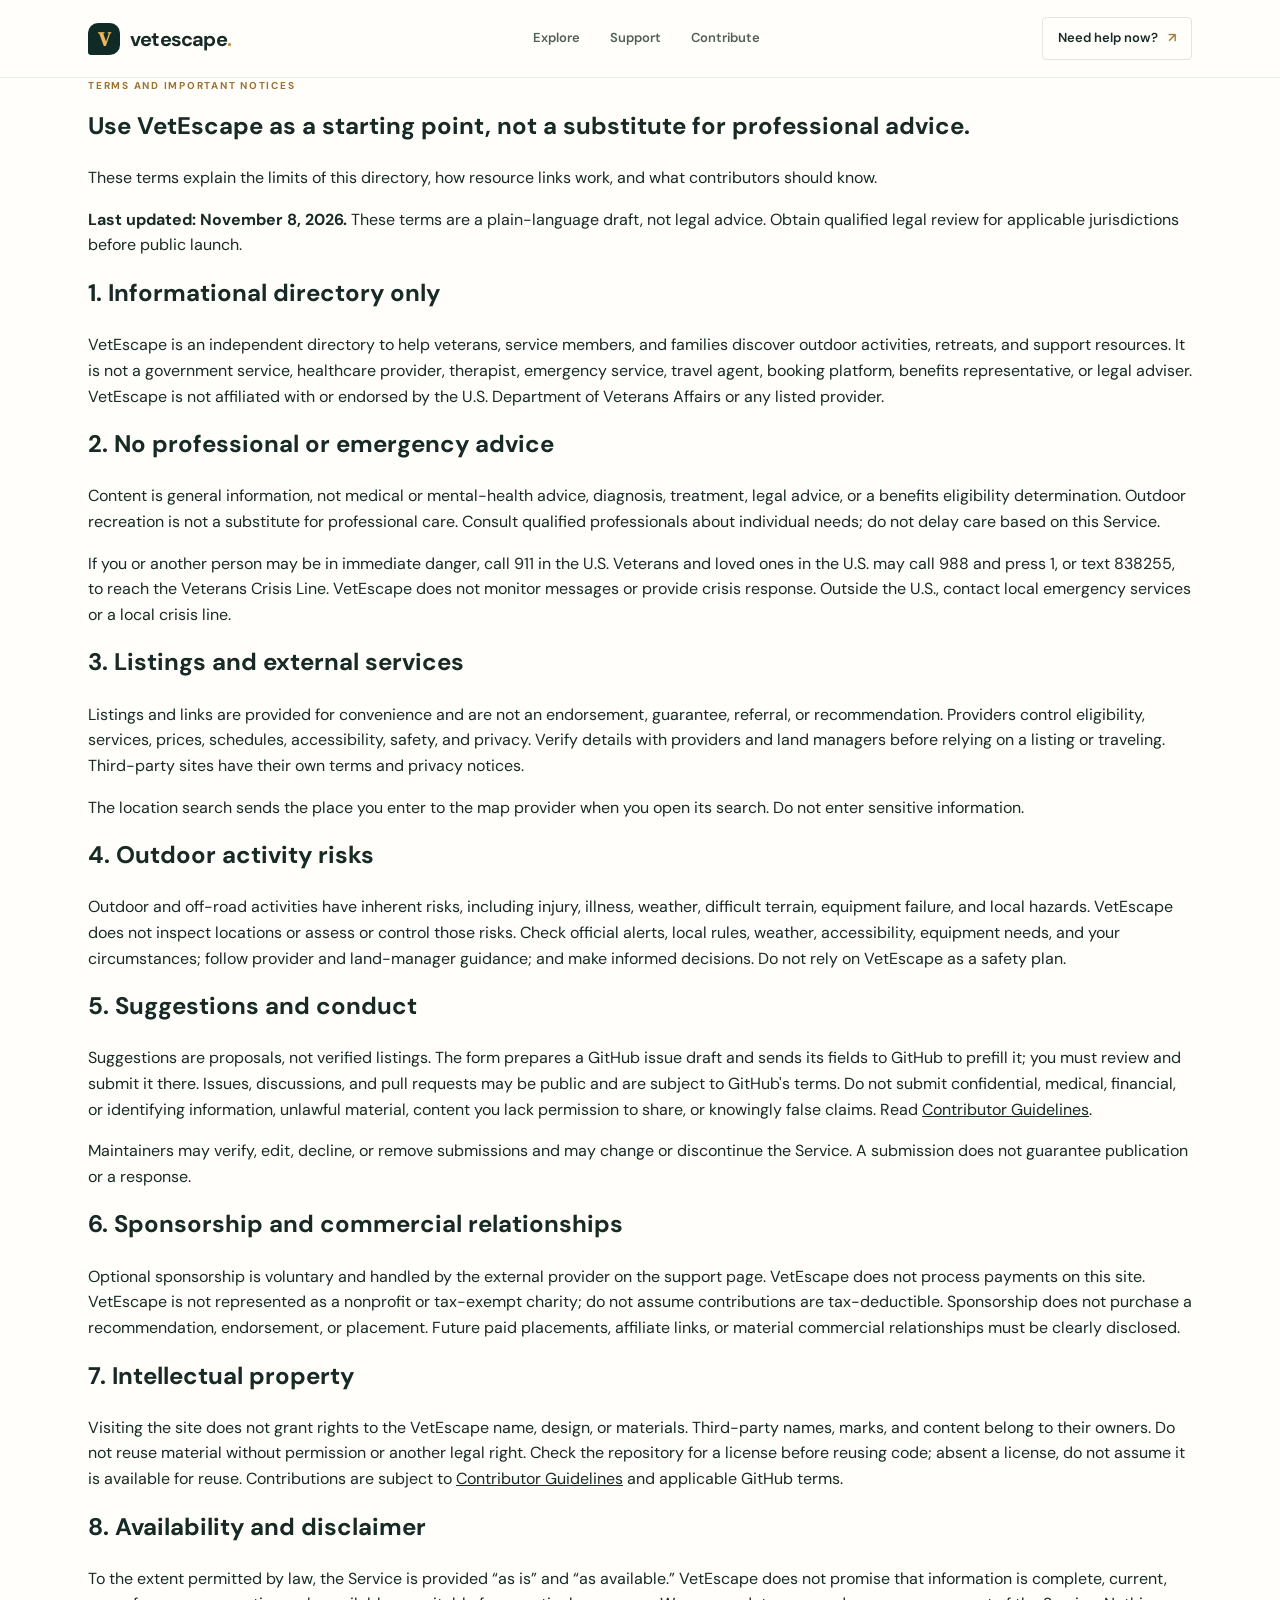
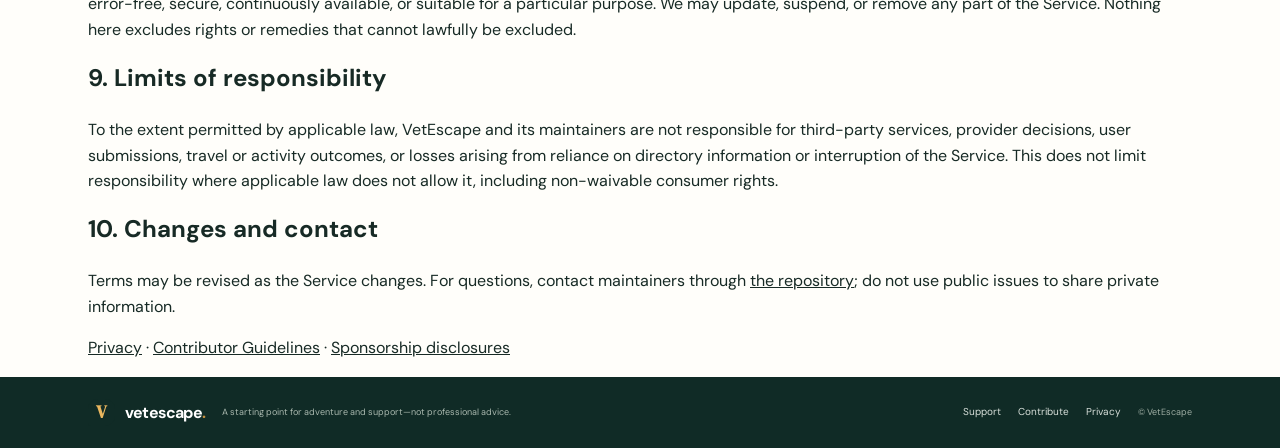
<file: terms.html>
<!doctype html>
<html lang="en">
<head>
  <meta charset="utf-8">
  <meta name="viewport" content="width=device-width, initial-scale=1, viewport-fit=cover">
  <meta name="theme-color" content="#102b26">
  <meta name="description" content="Terms of use and important safety notices for the VetEscape resource directory.">
  <title>VetEscape Terms of Use</title>
  <link rel="icon" href="icons/vetescape.svg" type="image/svg+xml">
  <link rel="manifest" href="manifest.webmanifest">
  <link rel="stylesheet" href="styles.css">
  <link rel="stylesheet" href="launch.css">
</head>
<body>
  <header class="site-header"><div class="header-inner"><a class="brand" href="index.html" aria-label="VetEscape home"><span class="brand-mark" aria-hidden="true">V</span><span>vetescape<span class="brand-period">.</span></span></a><nav class="main-nav" aria-label="Main navigation"><a href="index.html#explore">Explore</a><a href="support.html">Support</a><a href="contribute.html">Contribute</a></nav><a class="header-help" href="index.html#urgent-help">Need help now? <span aria-hidden="true">↗</span></a></div></header>
  <main class="page-shell"><section class="page-hero subpage-hero"><div class="section-wrap narrow-copy"><p class="eyebrow eyebrow-dark">Terms and important notices</p><h1>Use VetEscape as a starting point, not a substitute for professional advice.</h1><p class="lead">These terms explain the limits of this directory, how resource links work, and what contributors should know.</p></div></section><section class="section-wrap page-section privacy-copy"><article class="legal-card">
    <p><strong>Last updated: November 8, 2026.</strong> These terms are a plain-language draft, not legal advice. Obtain qualified legal review for applicable jurisdictions before public launch.</p>
    <h2>1. Informational directory only</h2><p>VetEscape is an independent directory to help veterans, service members, and families discover outdoor activities, retreats, and support resources. It is not a government service, healthcare provider, therapist, emergency service, travel agent, booking platform, benefits representative, or legal adviser. VetEscape is not affiliated with or endorsed by the U.S. Department of Veterans Affairs or any listed provider.</p>
    <h2>2. No professional or emergency advice</h2><p>Content is general information, not medical or mental-health advice, diagnosis, treatment, legal advice, or a benefits eligibility determination. Outdoor recreation is not a substitute for professional care. Consult qualified professionals about individual needs; do not delay care based on this Service.</p><p>If you or another person may be in immediate danger, call 911 in the U.S. Veterans and loved ones in the U.S. may call 988 and press 1, or text 838255, to reach the Veterans Crisis Line. VetEscape does not monitor messages or provide crisis response. Outside the U.S., contact local emergency services or a local crisis line.</p>
    <h2>3. Listings and external services</h2><p>Listings and links are provided for convenience and are not an endorsement, guarantee, referral, or recommendation. Providers control eligibility, services, prices, schedules, accessibility, safety, and privacy. Verify details with providers and land managers before relying on a listing or traveling. Third-party sites have their own terms and privacy notices.</p><p>The location search sends the place you enter to the map provider when you open its search. Do not enter sensitive information.</p>
    <h2>4. Outdoor activity risks</h2><p>Outdoor and off-road activities have inherent risks, including injury, illness, weather, difficult terrain, equipment failure, and local hazards. VetEscape does not inspect locations or assess or control those risks. Check official alerts, local rules, weather, accessibility, equipment needs, and your circumstances; follow provider and land-manager guidance; and make informed decisions. Do not rely on VetEscape as a safety plan.</p>
    <h2>5. Suggestions and conduct</h2><p>Suggestions are proposals, not verified listings. The form prepares a GitHub issue draft and sends its fields to GitHub to prefill it; you must review and submit it there. Issues, discussions, and pull requests may be public and are subject to GitHub's terms. Do not submit confidential, medical, financial, or identifying information, unlawful material, content you lack permission to share, or knowingly false claims. Read <a href="contribute.html">Contributor Guidelines</a>.</p><p>Maintainers may verify, edit, decline, or remove submissions and may change or discontinue the Service. A submission does not guarantee publication or a response.</p>
    <h2>6. Sponsorship and commercial relationships</h2><p>Optional sponsorship is voluntary and handled by the external provider on the support page. VetEscape does not process payments on this site. VetEscape is not represented as a nonprofit or tax-exempt charity; do not assume contributions are tax-deductible. Sponsorship does not purchase a recommendation, endorsement, or placement. Future paid placements, affiliate links, or material commercial relationships must be clearly disclosed.</p>
    <h2>7. Intellectual property</h2><p>Visiting the site does not grant rights to the VetEscape name, design, or materials. Third-party names, marks, and content belong to their owners. Do not reuse material without permission or another legal right. Check the repository for a license before reusing code; absent a license, do not assume it is available for reuse. Contributions are subject to <a href="CONTRIBUTING.md">Contributor Guidelines</a> and applicable GitHub terms.</p>
    <h2>8. Availability and disclaimer</h2><p>To the extent permitted by law, the Service is provided “as is” and “as available.” VetEscape does not promise that information is complete, current, error-free, secure, continuously available, or suitable for a particular purpose. We may update, suspend, or remove any part of the Service. Nothing here excludes rights or remedies that cannot lawfully be excluded.</p>
    <h2>9. Limits of responsibility</h2><p>To the extent permitted by applicable law, VetEscape and its maintainers are not responsible for third-party services, provider decisions, user submissions, travel or activity outcomes, or losses arising from reliance on directory information or interruption of the Service. This does not limit responsibility where applicable law does not allow it, including non-waivable consumer rights.</p>
    <h2>10. Changes and contact</h2><p>Terms may be revised as the Service changes. For questions, contact maintainers through <a href="https://github.com/kevinmyers474-sudo/vetescape">the repository</a>; do not use public issues to share private information.</p><p class="policy-links"><a href="privacy.html">Privacy</a> · <a href="contribute.html">Contributor Guidelines</a> · <a href="support.html">Sponsorship disclosures</a></p>
  </article></section></main>
  <footer class="site-footer"><div class="footer-inner"><a class="brand footer-brand" href="index.html"><span class="brand-mark" aria-hidden="true">V</span><span>vetescape<span class="brand-period">.</span></span></a><p>A starting point for adventure and support—not professional advice.</p><a href="support.html">Support</a><a href="contribute.html">Contribute</a><a href="privacy.html">Privacy</a><span class="copyright">© <span id="year"></span> VetEscape</span></div></footer>
</body>
</html>
</file>
<file: styles.css>
@import url('https://fonts.googleapis.com/css2?family=DM+Sans:wght@400;500;600;700&family=DM+Serif+Display:ital@0;1&display=swap');
:root{--ink:#172a25;--forest:#102b26;--green:#24483d;--gold:#eab75f;--paper:#fffefa;--muted:#69746e;--line:#e4e6df;--serif:'DM Serif Display',Georgia,serif;--sans:'DM Sans',Arial,sans-serif;--max:1160px}*{box-sizing:border-box}html{scroll-behavior:smooth;scroll-padding-top:90px}body{margin:0;color:var(--ink);background:var(--paper);font:16px/1.6 var(--sans);-webkit-font-smoothing:antialiased}a{color:inherit}button,input,textarea{font:inherit}.skip-link{position:absolute;left:1rem;top:-100px;padding:.7rem 1rem;background:white;color:var(--ink);z-index:20}.skip-link:focus{top:1rem}.visually-hidden{position:absolute;width:1px;height:1px;padding:0;margin:-1px;overflow:hidden;clip:rect(0,0,0,0);white-space:nowrap;border:0}.site-header{height:78px;background:var(--paper);border-bottom:1px solid #172a2514;position:sticky;top:0;z-index:100}.header-inner{height:100%;max-width:var(--max);padding:0 28px;margin:auto;display:flex;align-items:center;justify-content:space-between}.brand{display:inline-flex;align-items:center;gap:10px;text-decoration:none;font-size:20px;font-weight:700;letter-spacing:-.8px}.brand-mark{width:32px;height:32px;display:grid;place-items:center;background:var(--forest);color:var(--gold);font-family:var(--serif);font-size:20px;border-radius:10px 10px 10px 3px}.brand-period{color:#c7903f}.main-nav{display:flex;gap:30px;margin-left:20px}.main-nav a,.header-help{font-size:13px;font-weight:600;text-decoration:none}.main-nav a{color:#53605a}.main-nav a:hover,.text-link:hover,.community-link:hover{color:#9e6d24}.header-actions{display:flex;align-items:center;gap:10px}.header-help{padding:10px 15px;border:1px solid var(--line);border-radius:4px}.header-help span{margin-left:7px;color:#a87831}.install-button{display:inline-flex;align-items:center;gap:8px;min-height:39px;padding:0 12px;border:1px solid #dfe3dc;border-radius:4px;background:#fffefa;color:#24483d;font-size:11px;font-weight:700;cursor:pointer}.install-button span{color:#a87831}.install-button:hover,.install-button.install-ready{border-color:#718977;background:#f1f2eb}.hero{background:var(--forest);color:#fff;min-height:500px;position:relative;overflow:hidden}.hero-inner{max-width:var(--max);min-height:500px;margin:auto;padding:62px 28px 54px;display:grid;grid-template-columns:1fr .95fr;align-items:center;gap:35px}.hero-copy{position:relative;z-index:2;padding-bottom:12px}.eyebrow{font-size:10px;letter-spacing:1.75px;text-transform:uppercase;font-weight:700;color:#e3ba71;margin:0 0 20px;display:flex;align-items:center;gap:10px}.eyebrow-dot{width:7px;height:7px;border-radius:50%;background:var(--gold)}h1,h2,h3,p{margin-top:0}.hero h1,.section-heading h2,.support-heading h2,.steps-heading h2,.contribute-inner h2,.funding-inner h2,.closing-cta h2,.why-section h2{font-family:var(--serif);font-weight:400;letter-spacing:-1.6px}.hero h1{font-size:clamp(43px,5.2vw,66px);line-height:1.08;margin:0 0 20px}.hero h1 em,.section-heading h2 em,.support-heading h2 em,.steps-heading h2 em,.contribute-inner h2 em,.funding-inner h2 em,.closing-cta h2 em,.why-section h2 em{font-weight:400;color:#d9b670}.hero-description{max-width:455px;color:#d0d9d3;font-size:15px;line-height:1.8;margin-bottom:25px}.hero-actions{display:flex;flex-wrap:wrap;gap:12px}.button{min-height:48px;padding:0 20px;display:inline-flex;align-items:center;justify-content:center;gap:16px;border:0;border-radius:3px;text-decoration:none;font-weight:700;font-size:13px;cursor:pointer;transition:transform .18s,background .18s}.button:hover{transform:translateY(-2px)}.button-primary{background:var(--gold);color:#1b2a23}.button-primary:hover{background:#f1c778}.button-secondary{background:rgba(255,255,255,.08);color:#fff;border:1px solid rgba(255,255,255,.22)}.hero-note{font-size:11px;color:#c1cec5;margin:22px 0 0}.hero-note span{color:var(--gold);margin-right:7px}.hero-art{height:350px;position:relative;align-self:end}.sun{width:184px;height:184px;border-radius:50%;background:#dfb767;position:absolute;top:3px;right:82px}.landscape{width:100%;height:auto;position:absolute;right:-28px;bottom:-2px}.art-label{position:absolute;z-index:1;right:10px;top:92px;color:#f8eed9;writing-mode:vertical-rl;font-size:9px;letter-spacing:2px}.art-caption{position:absolute;z-index:1;left:24px;bottom:40px;display:flex;align-items:center;gap:9px;font-size:10px;color:#fff}.caption-line{width:27px;height:1px;background:var(--gold)}.hero-bottom{position:absolute;bottom:0;left:50%;transform:translateX(-50%);width:min(var(--max),100%);padding:10px 28px;border-top:1px solid #ffffff29;display:flex;justify-content:space-between;color:#9eb0a4;font-size:9px;letter-spacing:1.4px}.urgent-strip{background:#b94f39;color:white;padding:25px max(28px,calc((100vw - var(--max))/2 + 28px));display:grid;grid-template-columns:44px 1fr auto;column-gap:17px;align-items:center;position:relative}.urgent-icon{height:36px;width:36px;border:1px solid #ffffff8f;border-radius:50%;display:grid;place-items:center;font-family:var(--serif);font-size:21px}.urgent-copy{grid-column:2}.urgent-kicker{font-size:9px;text-transform:uppercase;font-weight:700;letter-spacing:1.4px;margin:0 0 2px;color:#ffe1ce}.urgent-copy h2{font-size:19px;line-height:1.3;margin:0 0 2px;font-family:var(--serif);font-weight:400}.urgent-copy>p:last-child{font-size:11px;color:#ffe3d8;margin:0}.urgent-actions{grid-column:3;grid-row:1 / span 2;display:flex;align-items:center;gap:20px}.button-light{background:#fffaf0;color:#57291f;min-height:42px;padding:0 15px;font-size:12px;gap:5px}.button-light strong{font-size:15px}.text-link{padding:0;border:0;background:none;color:#a87831;font-size:12px;font-weight:700;text-decoration:none;cursor:pointer}.light-link{color:white;white-space:nowrap}.light-link span{margin-left:5px}.urgent-emergency{position:absolute;right:max(28px,calc((100vw - var(--max))/2 + 28px));bottom:2px;margin:0;transform:translateY(100%);font-size:10px;color:#6b6258;z-index:1}.urgent-emergency a{font-weight:700;color:#8a3525}.section-wrap{max-width:var(--max);padding-left:28px;padding-right:28px;margin-left:auto;margin-right:auto}.why-section{padding-top:96px;padding-bottom:20px}.section-heading{display:flex;align-items:flex-end;justify-content:space-between;gap:35px;margin-bottom:35px}.eyebrow-dark{color:#9d722f;margin-bottom:13px}.section-heading h2,.support-heading h2,.steps-heading h2,.contribute-inner h2,.funding-inner h2,.why-section h2{font-size:45px;line-height:1.12;margin:0}.section-heading h2 em,.support-heading h2 em,.steps-heading h2 em,.contribute-inner h2 em,.funding-inner h2 em,.why-section h2 em{color:#718977}.section-intro{max-width:390px;color:var(--muted);font-size:13px;line-height:1.9;margin:0 0 4px}.stats-grid{display:grid;grid-template-columns:repeat(3,1fr);gap:18px}.stat-card{padding:22px;background:#fff;border:1px solid #e8e9e1;border-radius:4px}.stat-kicker{display:inline-block;margin-bottom:12px;font-size:9px;letter-spacing:1.4px;text-transform:uppercase;font-weight:700;color:#9d722f}.stat-card h3{font-family:var(--serif);font-size:24px;margin:0 0 8px}.stat-card p{font-size:11px;line-height:1.7;color:#6e766f;margin:0}.explore-section{padding-top:88px;padding-bottom:83px}.location-search{background:#f1f2eb;padding:17px 18px 12px;border:1px solid #e8e9e1;margin-bottom:25px}.location-field{display:flex;align-items:center;gap:10px}.location-icon{font-size:22px;color:#718977}.location-field input{height:45px;min-width:0;flex:1;background:#fff;border:1px solid #dfe3dc;border-radius:3px;padding:0 12px;outline:none;font-size:12px}.location-field input:focus,.search-box:focus-within,.form-row input:focus,.form-row textarea:focus{border-color:#718977;box-shadow:0 0 0 3px #7189771f}.location-submit{min-height:45px}.location-search>p{font-size:10px;color:#707a72;margin:8px 0 0 33px}.resource-tools{border-top:1px solid var(--line);padding-top:21px}.search-box{display:flex;align-items:center;width:min(100%,520px);height:48px;border:1px solid #dfe3dc;border-radius:3px;padding:0 13px;background:#fff}.search-icon{font-size:24px;color:#7e8982;line-height:1;margin-right:10px}.search-box input{border:0;outline:0;min-width:0;flex:1;background:transparent;color:var(--ink);font-size:12px}.search-box input::placeholder{color:#919993}.search-box kbd{font-family:var(--sans);font-size:10px;border:1px solid var(--line);border-radius:3px;color:#7c857f;padding:2px 6px}.category-list{display:flex;flex-wrap:wrap;gap:8px;margin-top:18px}.category-button{padding:8px 13px;border:1px solid #e3e5df;border-radius:99px;background:transparent;color:#626e67;font-size:11px;cursor:pointer;transition:all .15s}.category-button:hover{border-color:#718977;color:var(--forest)}.category-button.is-active{background:var(--forest);border-color:var(--forest);color:#fff}.results-meta{display:flex;justify-content:space-between;align-items:center;margin:32px 0 13px}.results-meta p{font-size:11px;font-weight:700;color:#657168;margin:0}.share-button{border:0;background:none;color:#53645a;font-size:11px;font-weight:700;cursor:pointer}.share-button span{color:#9d722f;margin-right:5px}.resource-grid{display:grid;grid-template-columns:repeat(3,1fr);gap:13px}.resource-card{min-height:210px;padding:20px 20px 17px;border:1px solid #e6e8e2;border-radius:4px;display:flex;flex-direction:column;background:#fff;transition:transform .18s,border-color .18s,box-shadow .18s}.resource-card:hover{transform:translateY(-3px);border-color:#cdd7cb;box-shadow:0 8px 24px #172a250f}.card-top{display:flex;justify-content:space-between;align-items:center;margin-bottom:14px}.card-category{font-size:9px;text-transform:uppercase;letter-spacing:1.1px;font-weight:700;color:#718977}.card-icon{width:30px;height:30px;border-radius:50%;display:grid;place-items:center;background:#eff2eb;color:#3c6551;font-size:14px}.resource-card h3{font-family:var(--serif);font-size:20px;font-weight:400;line-height:1.22;margin:0 0 8px}.resource-card>p{font-size:11px;line-height:1.65;color:#6c7770;margin:0 0 15px}.card-link{display:inline-flex;align-items:center;gap:7px;margin-top:auto;text-decoration:none;color:#315b48;font-size:11px;font-weight:700}.card-link:hover{text-decoration:underline}.source-note{display:flex;gap:9px;align-items:flex-start;margin:22px 0 0;color:#818a84;font-size:10px;line-height:1.7}.source-note span{color:#9c7c40;font-size:13px}.no-results{text-align:center;padding:56px 10px;color:#657168}.no-results>span{display:inline-grid;place-items:center;border-radius:50%;width:44px;height:44px;background:#eff2eb;font-size:22px}.no-results h3{font-family:var(--serif);font-size:23px;font-weight:400;margin:12px 0 4px;color:var(--ink)}.no-results p{font-size:12px;margin:0 0 12px}.no-results[hidden],.resource-grid[hidden]{display:none}.support-section{background:#17392f;color:#fff;padding:70px 0}.support-inner{display:grid;grid-template-columns:1fr 1fr;gap:75px;align-items:center}.support-heading .eyebrow{color:var(--gold)}.support-heading h2{font-size:42px}.support-heading h2 em{color:#d9b670}.support-heading>p:not(.eyebrow){max-width:405px;color:#cad6ce;font-size:12px;line-height:1.8;margin:15px 0 20px}.button-outline{border:1px solid #ffffff7a;color:white;min-height:43px}.button-outline:hover{background:#ffffff14}.support-note{display:grid;grid-template-columns:40px 1fr;gap:15px;padding:24px;border:1px solid #ffffff38;background:#ffffff09}.support-symbol{width:36px;height:36px;display:grid;place-items:center;border-radius:50%;background:#2c5145;color:#e8bc69;font-size:18px}.support-note h3{font-family:var(--serif);font-weight:400;font-size:21px;margin:0 0 7px}.support-note p{font-size:11px;line-height:1.8;color:#cfdbd2;margin:0 0 13px}.support-note a{display:block;color:#f0c66f;font-size:11px;font-weight:700;text-decoration:none;margin-top:9px}.support-note a:hover{text-decoration:underline}.steps-section{background:#f1f2eb;padding:74px 0 78px}.steps-inner{display:grid;grid-template-columns:.75fr 1.25fr;gap:90px;align-items:center}.steps-heading .eyebrow{color:#9d722f}.steps-heading h2{font-size:42px}.steps-heading>p:last-child{max-width:310px;font-size:12px;line-height:1.8;color:#6b766e;margin:16px 0 0}.steps-list{padding:0;margin:0;list-style:none;border-top:1px solid #dce1d8}.steps-list li{padding:22px 0;border-bottom:1px solid #dce1d8;display:grid;grid-template-columns:42px 1fr 22px;gap:13px;align-items:start}.step-number{font-size:10px;font-weight:700;color:#a37a3c;padding-top:4px}.steps-list h3{font-size:14px;margin:0 0 4px}.steps-list p{font-size:11px;line-height:1.7;color:#69756d;margin:0;max-width:430px}.step-arrow{color:#87968a}.contribute-section{padding:78px 0;background:#f8f7f2}.contribute-inner{display:grid;grid-template-columns:.82fr 1fr;gap:80px;align-items:start}.contribute-inner>div:first-child>p:last-child{max-width:450px;color:var(--muted);font-size:13px;line-height:1.85;margin:15px 0 0}.submission-form{padding:25px;background:#fff;border:1px solid var(--line);box-shadow:0 12px 36px #172a250a}.form-caption{font-family:var(--serif);font-size:22px;margin:0 0 18px}.form-row{margin-bottom:14px}.form-row label{display:block;font-size:11px;font-weight:700;margin-bottom:6px}.form-row label span{color:#b94f39}.form-row input,.form-row textarea{display:block;width:100%;border:1px solid #dfe3dc;border-radius:3px;padding:11px 12px;background:#fff;color:var(--ink);font-size:12px;outline:none}.form-row textarea{resize:vertical;min-height:82px}.form-row input::placeholder,.form-row textarea::placeholder{color:#99a09a}.public-notice{display:flex;align-items:flex-start;gap:9px;color:#5f6b63;font-size:10px;line-height:1.55;margin:17px 0}.public-notice input{margin:2px 0 0;accent-color:var(--forest)}.submit-button{width:100%;justify-content:space-between}.form-footnote{font-size:9px;line-height:1.6;color:#78827b;margin:11px 0 0}.form-footnote a{color:#315b48;font-weight:700}.funding-section{padding:76px 0;background:var(--forest);color:#fff}.funding-inner{display:grid;grid-template-columns:1fr .85fr;gap:90px;align-items:center}.funding-inner .eyebrow{color:var(--gold)}.funding-inner h2 em{color:#d9b670}.funding-inner>div:first-child>p:last-child{max-width:430px;color:#cad6ce;font-size:13px;line-height:1.85;margin:16px 0 0}.funding-card{padding:25px;background:#ffffff0b;border:1px solid #ffffff3b}.funding-icon{display:grid;place-items:center;width:34px;height:34px;border-radius:50%;background:#2c5145;color:var(--gold)}.funding-card h3{font-family:var(--serif);font-weight:400;font-size:24px;margin:13px 0 6px}.funding-card>p:not(.funding-disclosure){font-size:11px;color:#d0dbd3;line-height:1.75;margin-bottom:18px}.funding-disclosure{border-top:1px solid #ffffff2d;padding-top:14px;margin:16px 0 0;color:#bbc9bf;font-size:9px;line-height:1.75}.closing-cta{padding:70px 20px 75px;text-align:center;background:#1a3a31;color:white}.closing-cta .eyebrow{justify-content:center}.closing-cta h2{font-family:var(--serif);font-weight:400;letter-spacing:-1.6px;font-size:44px;line-height:1.1;margin:0 0 23px}.closing-cta h2 em{color:var(--gold)}.site-footer{background:#102b26;color:#d9e0db}.footer-inner{max-width:var(--max);margin:auto;padding:22px 28px;display:flex;align-items:center;gap:17px}.footer-brand{font-size:16px;color:#fff}.footer-brand .brand-mark{width:27px;height:27px;font-size:17px}.footer-inner>p{font-size:9px;color:#a9b8ae;margin:0}.footer-inner>a:not(.brand){font-size:10px;text-decoration:none;color:#d9e0db}.footer-inner>a:not(.brand):hover{text-decoration:underline}.footer-emergency span{color:var(--gold)}.copyright{font-size:9px;color:#9eada3}.toast{position:fixed;left:50%;bottom:22px;transform:translate(-50%,20px);padding:11px 17px;background:#172a25;color:#fff;font-size:12px;border-radius:4px;opacity:0;pointer-events:none;transition:opacity .2s,transform .2s;z-index:10;box-shadow:0 5px 20px #0002}.toast.is-visible{opacity:1;transform:translate(-50%,0)}
@media(max-width:760px){.hero-inner{grid-template-columns:1fr .8fr;gap:0;min-height:455px;padding-top:48px}.hero-art{height:300px;margin-right:-20px}.hero-description{font-size:13px}.hero-actions{gap:10px}.urgent-strip{grid-template-columns:35px 1fr;gap:10px;padding-top:20px;padding-bottom:27px}.urgent-icon{width:31px;height:31px}.urgent-copy{grid-column:2}.urgent-actions{grid-column:2;grid-row:2;margin-top:13px;gap:15px}.urgent-emergency{right:25px;bottom:-4px}.section-heading{align-items:flex-start;flex-direction:column;gap:15px}.section-heading h2{font-size:40px}.section-intro{max-width:500px}.stats-grid{grid-template-columns:1fr;gap:12px}.resource-grid{grid-template-columns:repeat(2,1fr)}.support-inner{grid-template-columns:1fr;gap:32px}.support-heading>p:not(.eyebrow){max-width:550px}.steps-inner{grid-template-columns:1fr;gap:35px}.steps-heading>p:last-child{max-width:500px}.contribute-inner,.funding-inner{grid-template-columns:1fr;gap:28px}.footer-inner{flex-wrap:wrap;gap:12px 18px}.footer-inner>p{order:3;flex-basis:100%}.footer-inner>a:nth-of-type(2){margin-left:0}}
@media(max-width:520px){.site-header{height:66px}.header-inner{padding:0 19px}.main-nav{display:none}.brand{font-size:18px}.header-help{font-size:11px;padding:8px 10px}.header-actions{gap:6px}.install-button{min-height:36px;padding:0 8px;font-size:10px}.hero-inner{display:block;min-height:0;padding:52px 21px 0}.hero h1{font-size:47px}.hero-description{max-width:380px}.hero-actions{flex-direction:column;align-items:flex-start}.button{width:auto}.hero-art{height:230px;margin:2px -10px 0 10px}.sun{width:135px;height:135px;right:73px;top:0}.landscape{right:-10px;width:100%}.art-label{right:0;top:54px}.art-caption{left:10px;bottom:25px}.hero-bottom{padding:9px 21px}.urgent-strip{padding:20px 19px 30px;grid-template-columns:30px 1fr}.urgent-copy h2{font-size:17px}.urgent-copy>p:last-child{font-size:10px}.urgent-actions{gap:12px}.button-light{font-size:11px;padding:0 11px}.light-link{font-size:11px}.urgent-emergency{right:19px;font-size:9px}.section-wrap{padding-left:20px;padding-right:20px}.why-section{padding-top:78px}.section-heading h2{font-size:37px}.section-intro{font-size:12px}.stats-grid{grid-template-columns:1fr}.location-search{padding:13px 12px 10px}.location-field{gap:7px;flex-wrap:wrap}.location-icon{display:none}.location-field input{flex-basis:100%}.location-submit{width:100%}.location-search>p{margin-left:0}.category-list{gap:7px}.category-button{font-size:10px;padding:7px 10px}.results-meta{margin-top:25px}.resource-grid{grid-template-columns:1fr;gap:10px}.resource-card{min-height:175px;padding:17px}.resource-card h3{font-size:19px}.support-section{padding:55px 0}.support-heading h2,.steps-heading h2,.contribute-inner h2,.funding-inner h2{font-size:38px}.support-note{padding:18px 14px;grid-template-columns:32px 1fr;gap:12px}.support-symbol{width:30px;height:30px}.steps-section{padding:57px 0 60px}.steps-list li{grid-template-columns:32px 1fr 15px;gap:10px;padding:19px 0}.contribute-section,.funding-section{padding:56px 0}.submission-form,.funding-card{padding:19px 15px}.closing-cta{padding:58px 15px 63px}.closing-cta h2{font-size:39px}.footer-inner{padding:20px}.footer-inner>a:nth-of-type(2){margin-left:0}.copyright{margin-left:auto}}@media(prefers-reduced-motion:reduce){*,*::before,*::after{scroll-behavior:auto!important;transition:none!important}}
</file>
<file: launch.css>
/* Launch polish: submission, sponsorship and installable app controls. */
.header-actions{display:flex;align-items:center;gap:10px}.install-button{display:inline-flex;align-items:center;gap:8px;min-height:39px;padding:0 12px;border:1px solid #dfe3dc;border-radius:4px;background:#fffefa;color:#24483d;font-size:11px;font-weight:700;cursor:pointer}.install-button span{color:#a87831}.install-button:hover,.install-button.install-ready{border-color:#718977;background:#f1f2eb}.contribute-section{padding:78px 0;background:#f8f7f2}.contribute-inner{display:grid;grid-template-columns:.82fr 1fr;gap:80px;align-items:start}.contribute-inner h2,.funding-inner h2{font-family:var(--serif);font-size:45px;font-weight:400;line-height:1.12;letter-spacing:-1.6px;margin:0}.contribute-inner h2 em,.funding-inner h2 em{font-weight:400;color:#718977}.contribute-intro>p:last-child{max-width:450px;color:var(--muted);font-size:13px;line-height:1.85;margin:15px 0 0}.submission-form{padding:25px;background:#fff;border:1px solid var(--line);box-shadow:0 12px 36px #172a250a}.form-caption{font-family:var(--serif);font-size:22px;margin:0 0 18px}.form-row{margin-bottom:14px}.form-row label{display:block;font-size:11px;font-weight:700;margin-bottom:6px}.form-row label span{color:#b94f39}.form-row input,.form-row textarea{display:block;width:100%;border:1px solid #dfe3dc;border-radius:3px;padding:11px 12px;background:#fff;color:var(--ink);font-size:12px;outline:none}.form-row textarea{resize:vertical;min-height:82px}.form-row input:focus,.form-row textarea:focus{border-color:#718977;box-shadow:0 0 0 3px #7189771f}.form-row input::placeholder,.form-row textarea::placeholder{color:#99a09a}.public-notice{display:flex;align-items:flex-start;gap:9px;color:#5f6b63;font-size:10px;line-height:1.55;margin:17px 0}.public-notice input{margin:2px 0 0;accent-color:var(--forest)}.submit-button{width:100%;justify-content:space-between}.form-footnote{font-size:9px;line-height:1.6;color:#78827b;margin:11px 0 0}.form-footnote a{color:#315b48;font-weight:700}.funding-section{padding:76px 0;background:var(--forest);color:#fff}.funding-inner{display:grid;grid-template-columns:1fr .85fr;gap:90px;align-items:center}.funding-inner .eyebrow{color:var(--gold)}.funding-inner h2 em{color:#d9b670}.funding-inner>div:first-child>p:last-child{max-width:430px;color:#cad6ce;font-size:13px;line-height:1.85;margin:16px 0 0}.funding-card{padding:25px;background:#ffffff0b;border:1px solid #ffffff3b}.funding-icon{display:grid;place-items:center;width:34px;height:34px;border-radius:50%;background:#2c5145;color:var(--gold)}.funding-card h3{font-family:var(--serif);font-weight:400;font-size:24px;margin:13px 0 6px}.funding-card>p:not(.funding-disclosure){font-size:11px;color:#d0dbd3;line-height:1.75;margin-bottom:18px}.funding-disclosure{border-top:1px solid #ffffff2d;padding-top:14px;margin:16px 0 0;color:#bbc9bf;font-size:9px;line-height:1.75}.footer-inner{gap:17px}.footer-inner>a:nth-of-type(2){margin-left:auto}.footer-inner>a:not(.brand){font-size:10px;text-decoration:none;color:#d9e0db}.footer-inner>a:not(.brand):hover{text-decoration:underline}.footer-emergency span{color:var(--gold)}
@media(max-width:760px){.contribute-inner,.funding-inner{grid-template-columns:1fr;gap:28px}.footer-inner{flex-wrap:wrap;gap:12px 18px}.footer-inner>p{order:3;flex-basis:100%}.footer-inner>a:nth-of-type(2){margin-left:0}}
@media(max-width:520px){.header-actions{gap:6px}.install-button{min-height:36px;padding:0 8px;font-size:10px}.header-help{font-size:10px;padding:8px}.contribute-section,.funding-section{padding:56px 0}.contribute-inner h2,.funding-inner h2{font-size:38px}.submission-form,.funding-card{padding:19px 15px}.footer-inner>a:nth-of-type(2){margin-left:0}}
</file>
